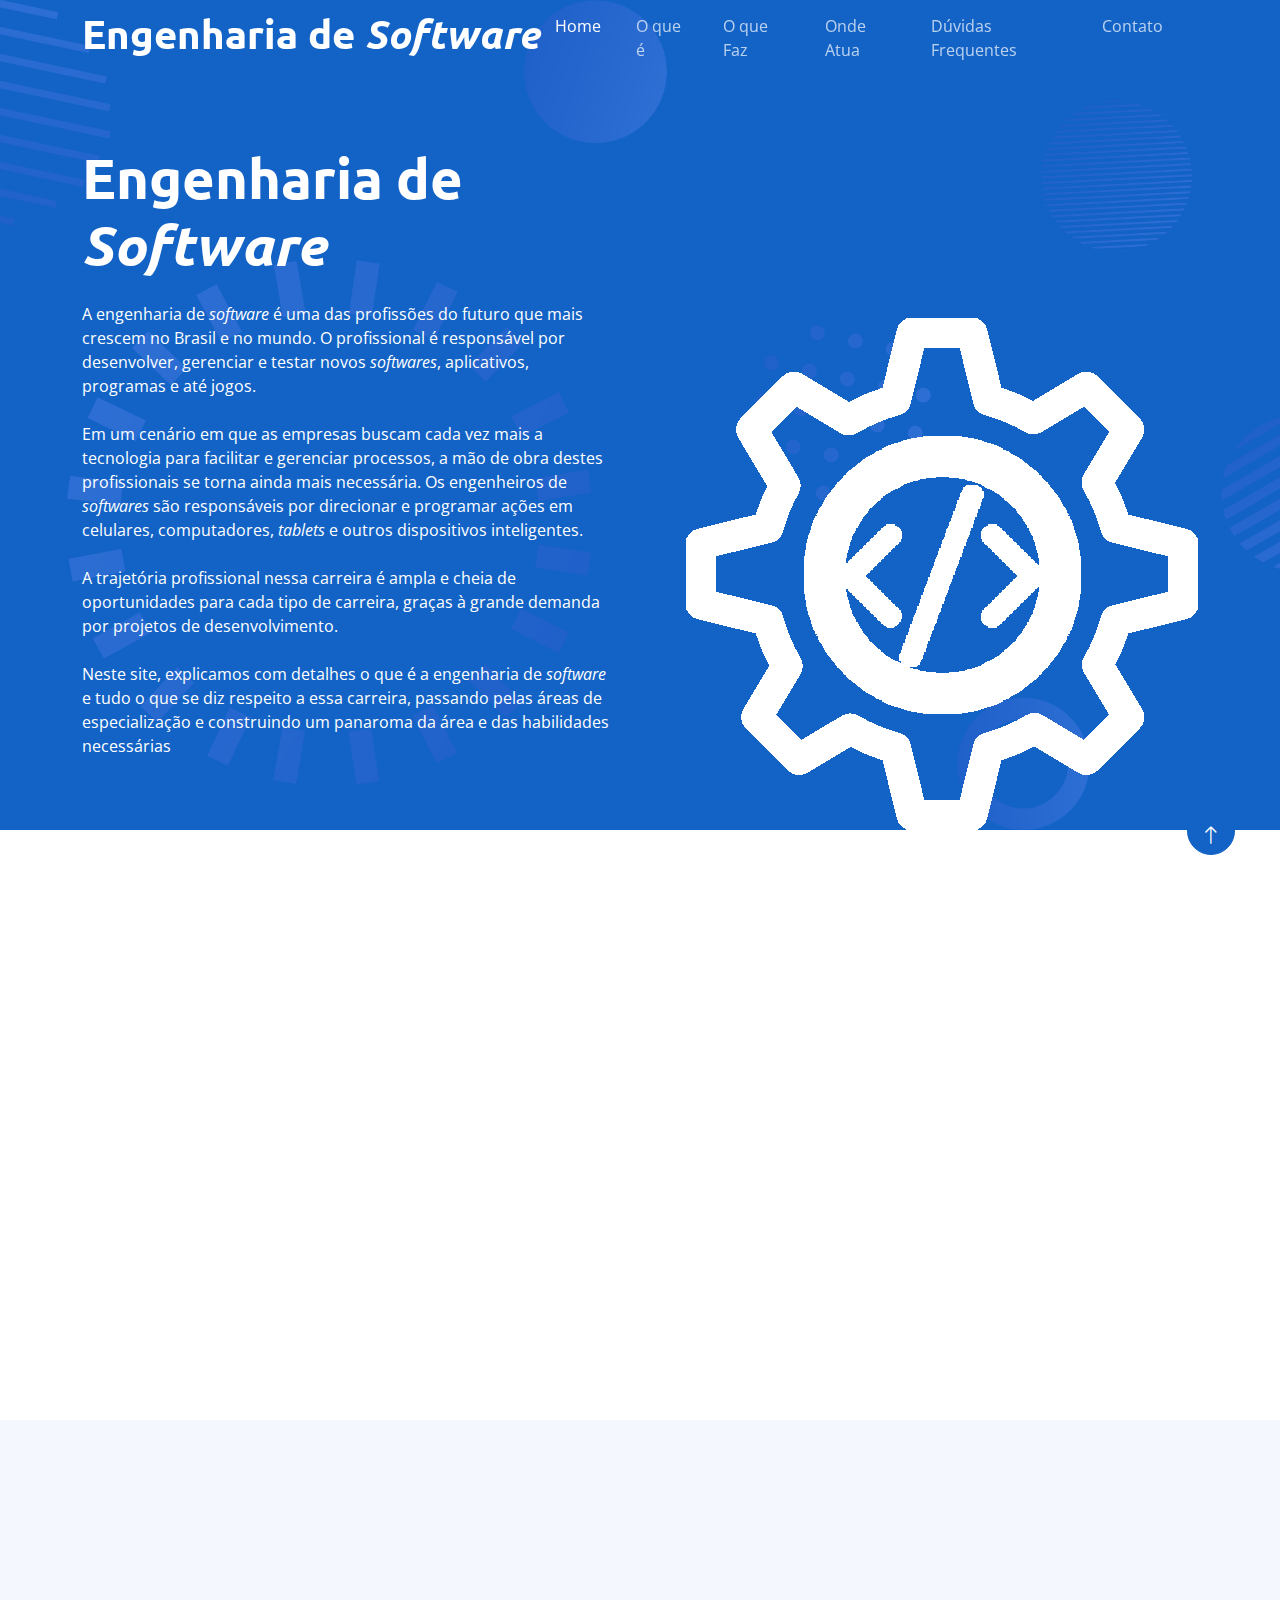
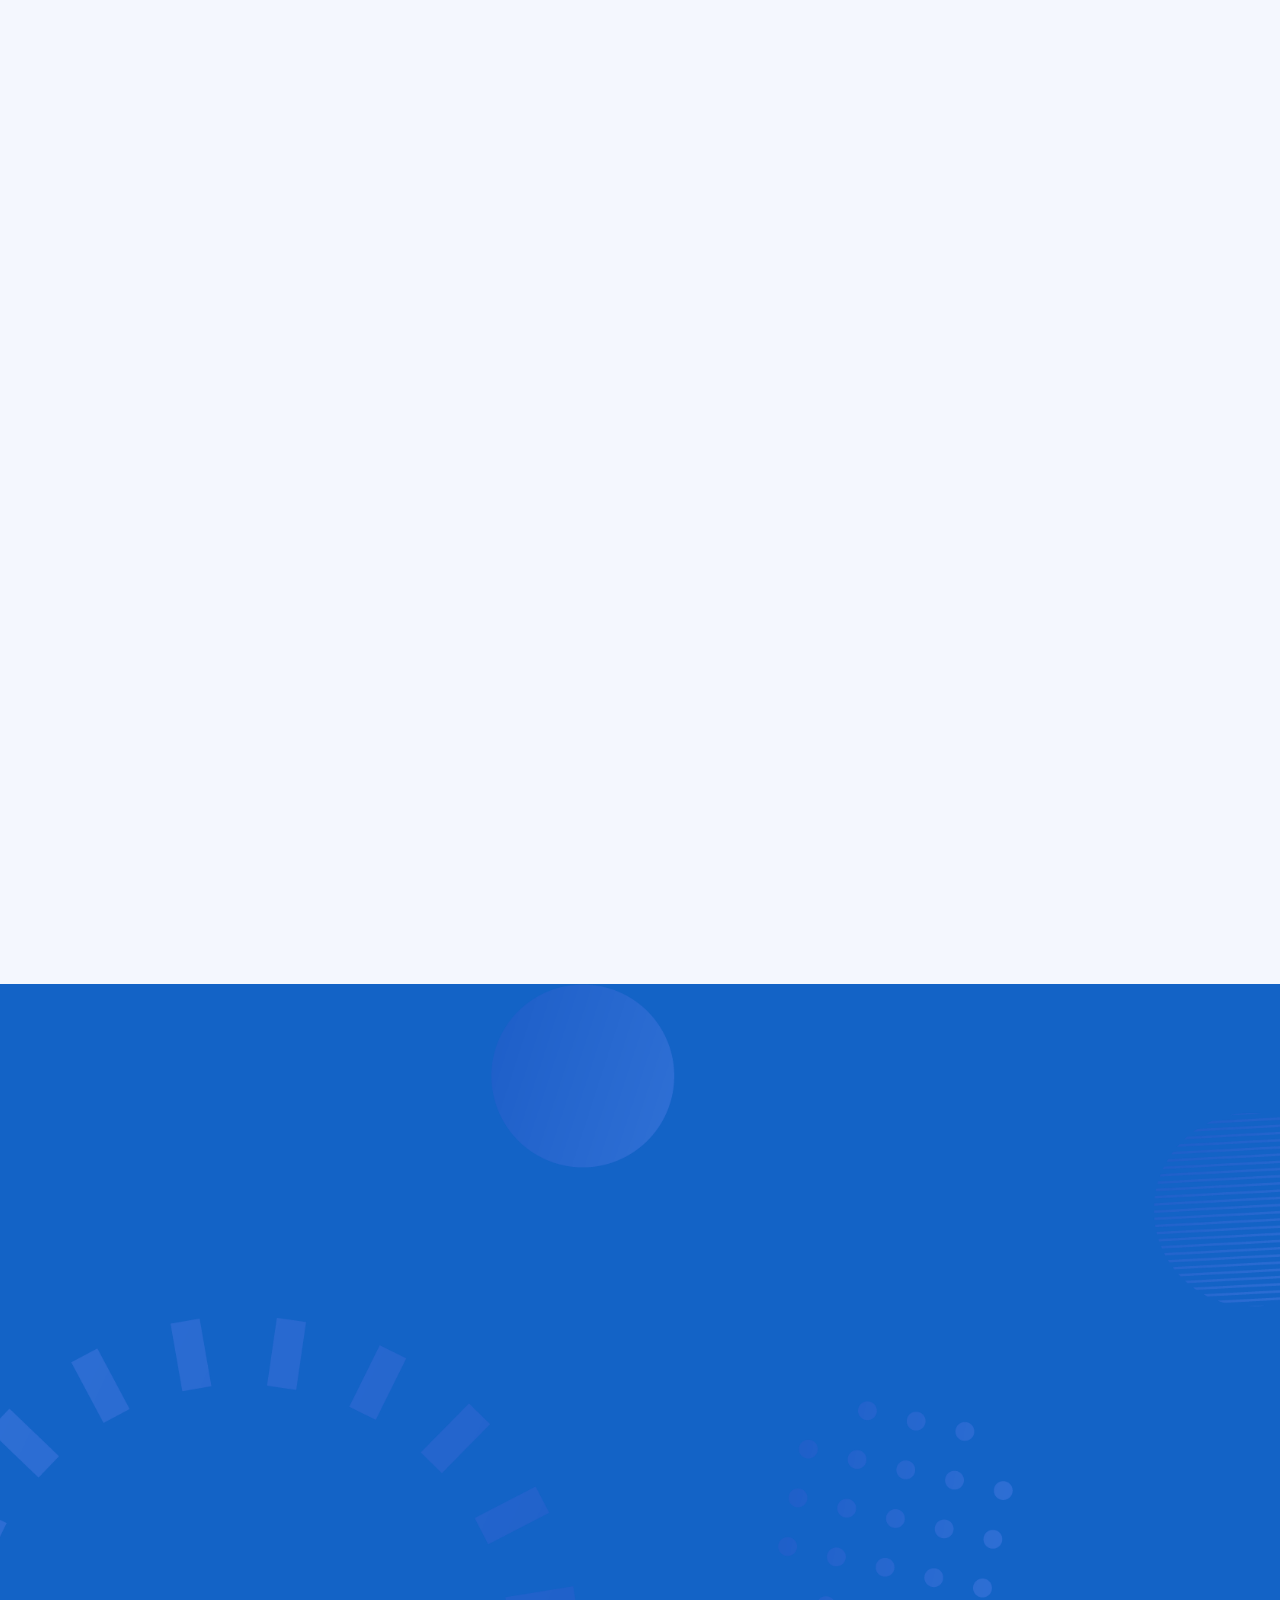
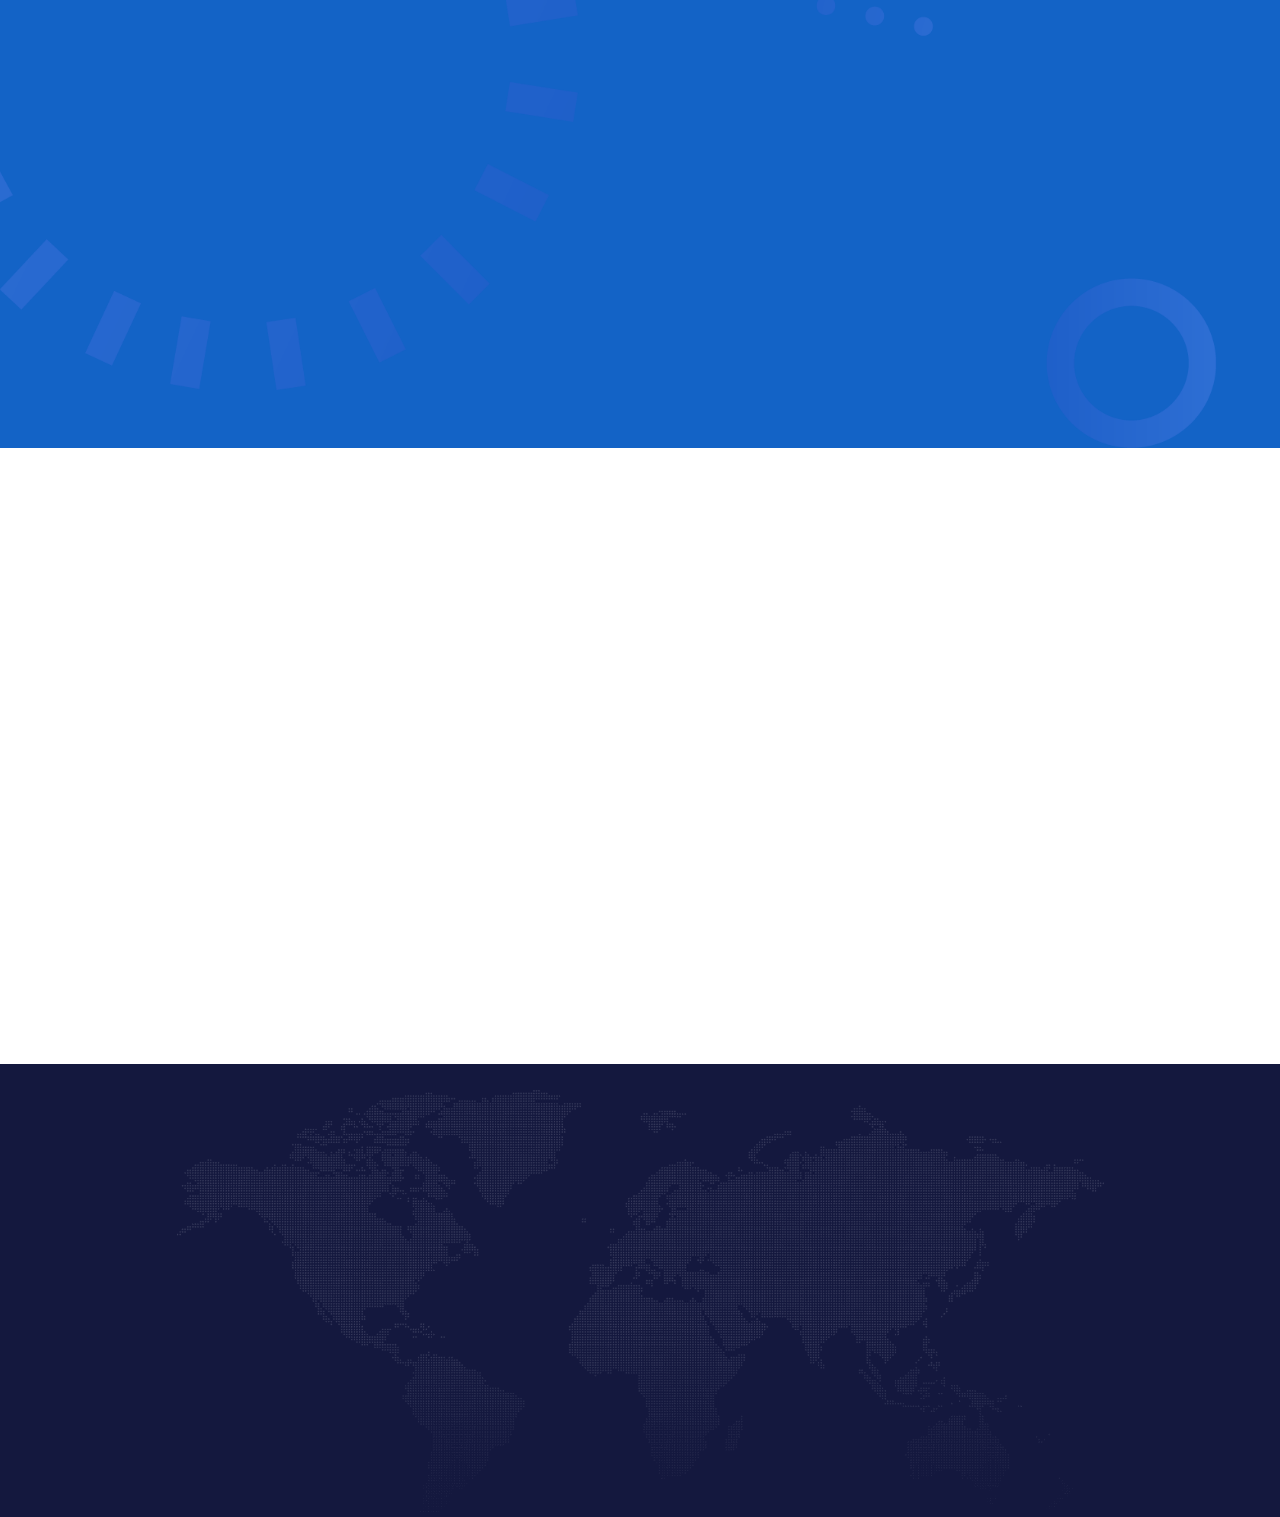
<file: index.html>
<!DOCTYPE html>
<html lang="pt-br">
    <head>
        <meta charset="utf-8">
        <title>Engenharia de Software</title>
        <meta content="width=device-width, initial-scale=1.0" name="viewport">
        <meta content="" name="keywords">
        <meta content="" name="description">

        <!-- Favicon -->
        <link href="img/logow.png" rel="icon">

        <!-- Google Web Fonts -->
        <link rel="preconnect" href="https://fonts.googleapis.com">
        <link rel="preconnect" href="https://fonts.gstatic.com" crossorigin>
        <link href="https://fonts.googleapis.com/css2?family=Open+Sans:wght@400;600&family=Ubuntu:wght@500;700&display=swap" rel="stylesheet">

        <!-- Icon Font Stylesheet -->
        <link href="https://cdnjs.cloudflare.com/ajax/libs/font-awesome/5.10.0/css/all.min.css" rel="stylesheet">
        <link href="https://cdn.jsdelivr.net/npm/bootstrap-icons@1.4.1/font/bootstrap-icons.css" rel="stylesheet">

        <!-- Libraries Stylesheet -->
        <link href="lib/animate/animate.min.css" rel="stylesheet">
        <link href="lib/owlcarousel/assets/owl.carousel.min.css" rel="stylesheet">

        <!-- Customized Bootstrap Stylesheet -->
        <link href="css/bootstrap.min.css" rel="stylesheet">

        <!-- Template Stylesheet -->
        <link href="css/style.css" rel="stylesheet">
    </head>
    <body>
        <!-- Spinner Start -->
        <div id="spinner"
            class="show bg-white position-fixed translate-middle w-100 vh-100 top-50 start-50 d-flex align-items-center justify-content-center">
            <div class="spinner-grow text-primary" style="width: 3rem; height: 3rem;" role="status">
                <span class="sr-only">Loading...</span>
            </div>
        </div>
        <!-- Spinner End -->

        <!-- Navbar Start -->
        <div class="container-fluid sticky-top">
            <div class="container">
                <nav class="navbar navbar-expand-lg navbar-dark p-0">
                    <a href="index.html" class="navbar-brand">
                        <h1 class="text-white">Engenharia de <i>Software</i></h1>
                    </a>
                    <button type="button" class="navbar-toggler ms-auto me-0" data-bs-toggle="collapse"
                        data-bs-target="#navbarCollapse">
                        <span class="navbar-toggler-icon"></span>
                    </button>
                    <div class="collapse navbar-collapse" id="navbarCollapse">
                        <div class="navbar-nav ms-auto">
                            <a href="index.html" class="nav-item nav-link active">Home</a>
                            <a href="about.html" class="nav-item nav-link">O que é</a>
                            <a href="service.html" class="nav-item nav-link">O que Faz</a>
                            <a href="feature.html" class="nav-item nav-link">Onde Atua</a>
                            <a href="faq.html" class="nav-item nav-link">Dúvidas Frequentes</a>
                            <a href="contact.html" class="nav-item nav-link">Contato</a>
                        </div>
                    </div>
                </nav>
            </div>
        </div>
        <!-- Navbar End -->

        <!-- Hero Start -->
        <div class="container-fluid pt-5 bg-primary hero-header mb-5">
            <div class="container pt-5">
                <div class="row g-5 pt-5">
                    <div class="col-lg-6 align-self-center text-center text-lg-start mb-lg-5">
                        <h1 class="display-4 text-white mb-4 animated slideInRight">Engenharia de <i>Software</i></h1>
                        <p class="text-white mb-4 animated slideInRight">
                            A engenharia de <i>software</i> é uma das profissões do futuro que mais
                            crescem no Brasil e no mundo. O profissional é responsável por
                            desenvolver, gerenciar e testar novos <i>softwares</i>, aplicativos,
                            programas e até jogos.
                        </p>
                        <p class="text-white mb-4 animated slideInRight">
                            Em um cenário em que as empresas buscam cada vez mais a tecnologia para
                            facilitar e gerenciar processos, a mão de obra destes profissionais se
                            torna ainda mais necessária. Os engenheiros de <i>softwares</i> são
                            responsáveis por direcionar e programar ações em celulares,
                            computadores, <i>tablets</i> e outros dispositivos inteligentes.
                        </p>
                        <p class="text-white mb-4 animated slideInRight">
                            A trajetória profissional nessa carreira é ampla e cheia de
                            oportunidades para cada tipo de carreira, graças à grande demanda por
                            projetos de desenvolvimento.
                        </p>
                        <p class="text-white mb-4 animated slideInRight">
                            Neste site, explicamos com detalhes o que é a engenharia de
                            <i>software</i> e tudo o que se diz respeito a essa carreira,
                            passando pelas áreas de especialização e construindo um panaroma da
                            área e das habilidades necessárias
                        </p>
                    </div>
                    <div class="col-lg-6 align-self-end text-center text-lg-end">
                        <img class="img-fluid" src="img/logow.png" alt="">
                    </div>
                </div>
            </div>
        </div>
        <!-- Hero End -->

        <!-- About Start -->
        <div class="container-fluid py-5">
            <div class="container">
                <div class="row g-5 align-items-center">
                    <div class="col-lg-6 wow fadeIn" data-wow-delay="0.1s">
                        <div class="about-img">
                            <img class="img-fluid" src="img/shutterstock_528921187-scaled.jpg">
                        </div>
                    </div>
                    <div class="col-lg-6 wow fadeIn" data-wow-delay="0.5s">
                        <div class="btn btn-sm border rounded-pill text-primary px-3 mb-3" id="oqueeh">O que é</div>
                        <h1 class="mb-4">O que é a engenharia de <i>software</i>?</h1>
                        <p class="mb-4">
                            A engenharia de <i>software</i> é uma área da engenharia e da
                            computação voltada à especificação, desenvolvimento, manutenção e
                            criação de sistemas, com a aplicação de tecnologias e práticas de
                            gerência de projetos e outras disciplinas, visando organização,
                            produtividade e qualidade.
                        </p>
                        <p class="mb-4">
                            A profissão pertence a uma área dinâmica e em constante mudança.
                        </p>
                        <div class="d-flex align-items-center mt-4">
                            <a class="btn btn-primary rounded-pill px-4 me-3" href="about.html">Confira aqui</a>
                            <a class="btn btn-outline-primary btn-square me-3" href=""><i class="fab fa-facebook-f"></i></a>
                            <a class="btn btn-outline-primary btn-square me-3" href=""><i class="fab fa-twitter"></i></a>
                            <a class="btn btn-outline-primary btn-square me-3" href=""><i class="fab fa-instagram"></i></a>
                            <a class="btn btn-outline-primary btn-square" href=""><i class="fab fa-linkedin-in"></i></a>
                        </div>
                    </div>
                </div>
            </div>
        </div>
        <!-- About End -->

        <!-- Service Start -->
        <div class="container-fluid bg-light mt-5 py-5">
            <div class="container py-5">
                <div class="row g-5 align-items-center">
                    <div class="col-lg-5 wow fadeIn" data-wow-delay="0.1s">
                        <div class="btn btn-sm border rounded-pill text-primary px-3 mb-3" id="oquefaz">O que Faz</div>
                        <h1 class="mb-4">O que um engenheiro de <i>software</i> faz?</h1>
                        <p class="mb-4">
                            O engenheiro de software é o profissional que desenvolve programas,
                            <i>firmware</i>, aplicativos, <i>scripts</i> e sistemas afins. Esta
                            profissão é extremamente necessária em um cenário onde a tecnologia se
                            desenvolve rapidamente e invade várias áreas.
                        </p>
                        <a class="btn btn-primary rounded-pill px-4" href="service.html">Confira aqui</a>
                    </div>
                    <div class="col-lg-7">
                        <div class="row g-4">
                            <div class="col-md-6">
                                <div class="row g-4">
                                    <div class="col-12 wow fadeIn" data-wow-delay="0.1s">
                                        <div class="service-item d-flex flex-column justify-content-center text-center rounded">
                                            <div class="service-icon btn-square">
                                                <img src="img/numero-1.png" width="25px" height="25px">
                                            </div>
                                            <h5 class="mb-3">Análise de requisitos do cliente</h5>
                                            <p>
                                                Com base nisso, os engenheiros projetam a
                                                arquitetura do <i>software</i>, criando uma
                                                estrutura que determina como os diferentes
                                                componentes do sistema irão interagir.
                                            </p>
                                            <a class="btn px-3 mt-auto mx-auto" href="service.html">Ler mais</a>
                                        </div>
                                    </div>
                                    <div class="col-12 wow fadeIn" data-wow-delay="0.5s">
                                        <div class="service-item d-flex flex-column justify-content-center text-center rounded">
                                            <div class="service-icon btn-square">
                                                <img src="img/numero-2.png" width="25px" height="25px">
                                            </div>
                                            <h5 class="mb-3">Programação</h5>
                                            <p>
                                                Usando diferentes linguagens e seguindo as melhores
                                                práticas, eles criam algoritmos eficientes para
                                                resolver problemas específicos e implementam
                                                recursos de acordo com as especificações.
                                            </p>
                                            <a class="btn px-3 mt-auto mx-auto" href="service.html">Ler mais</a>
                                        </div>
                                    </div>
                                </div>
                            </div>
                            <div class="col-md-6 pt-md-4">
                                <div class="row g-4">
                                    <div class="col-12 wow fadeIn" data-wow-delay="0.3s">
                                        <div class="service-item d-flex flex-column justify-content-center text-center rounded">
                                            <div class="service-icon btn-square">
                                                <img src="img/numero-3.png" width="25px" height="25px">
                                            </div>
                                            <h5 class="mb-3">Testes</h5>
                                            <p>
                                                Os engenheiros de <i>software</i> realizam testes
                                                para identificar <i>bugs</i> e garantir que o
                                                <i>software</i> funcione conforme o esperado,
                                                garantindo estabilidade e confiabilidade do mesmo.
                                            </p>
                                            <a class="btn px-3 mt-auto mx-auto" href="service.html">Ler mais</a>
                                        </div>
                                    </div>
                                    <div class="col-12 wow fadeIn" data-wow-delay="0.7s">
                                        <div class="service-item d-flex flex-column justify-content-center text-center rounded">
                                            <div class="service-icon btn-square">
                                                <img src="img/numero-4.png" width="25px" height="25px">
                                            </div>
                                            <h5 class="mb-3">Manutenção contínua</h5>
                                            <p>
                                                Eles fazem atualizações, corrigem <i>bugs</i> e
                                                implementam melhorias à medida que o
                                                <i>software</i> evolui e as necessidades dos
                                                usuários mudam.
                                            </p>
                                            <a class="btn px-3 mt-auto mx-auto" href="service.html">Ler mais</a>
                                        </div>
                                    </div>
                                </div>
                            </div>
                        </div>
                    </div>
                </div>
            </div>
        </div>
        <!-- Service End -->


        <!-- Feature Start -->
        <div class="container-fluid bg-primary feature pt-5">
            <div class="container pt-5">
                <div class="row g-5">
                    <div class="col-lg-6 align-self-center mb-md-5 pb-md-5 wow fadeIn" data-wow-delay="0.3s">
                        <div class="btn btn-sm border rounded-pill text-white px-3 mb-3" id="ondeatua">Onde Atua</div>
                        <h1 class="text-white mb-4">Onde um engenheiro de <i>software</i> atua?</h1>
                        <p class="text-light mb-4">
                            Diversas indústrias precisam de engenheiros de <i>software</i>,
                            incluindo:
                        </p>
                        <div class="d-flex align-items-center text-white mb-3">
                            <div class="btn-sm-square bg-white text-primary rounded-circle me-3">
                                <i class="fa fa-check"></i>
                            </div>
                            <span>agências governamentais</span>
                        </div>
                        <div class="d-flex align-items-center text-white mb-3">
                            <div class="btn-sm-square bg-white text-primary rounded-circle me-3">
                                <i class="fa fa-check"></i>
                            </div>
                            <span>organizações sem fins lucrativos</span>
                        </div>
                        <div class="d-flex align-items-center text-white mb-3">
                            <div class="btn-sm-square bg-white text-primary rounded-circle me-3">
                                <i class="fa fa-check"></i>
                            </div>
                            <span><i>start-ups</i></span>
                        </div>
                        <div class="d-flex align-items-center text-white mb-3">
                            <div class="btn-sm-square bg-white text-primary rounded-circle me-3">
                                <i class="fa fa-check"></i>
                            </div>
                            <span>empresas de consultoria</span>
                        </div>
                        <div class="d-flex align-items-center text-white mb-3">
                            <div class="btn-sm-square bg-white text-primary rounded-circle me-3">
                                <i class="fa fa-check"></i>
                            </div>
                            <span>instituições de ensino></span>
                        </div>
                        <div class="d-flex align-items-center text-white mb-3">
                            <div class="btn-sm-square bg-white text-primary rounded-circle me-3">
                                <i class="fa fa-check"></i>
                            </div>
                            <span>empresas financeiras e de saúde</span>
                        </div>
                        <div class="d-flex align-items-center text-white mb-3">
                            <div class="btn-sm-square bg-white text-primary rounded-circle me-3">
                                <i class="fa fa-check"></i>
                            </div>
                            <span>empresas varejistas e de entretenimento</span>
                        </div>
                        <p class="text-light mb-4">
                            É bastante comum que o engenheiro de <i>software</i> atue em projetos
                            de inovação de <i>startups</i> e também grandes empresas de tecnologia.
                        </p>
                        <p class="text-light mb-4">
                            O profissional também pode trabalhar como analista, administrador de
                            banco de dados, programador, desenvolvedor de <i>games</i>, seguir
                            carreira acadêmica, atuar em consultoria e claro, ter o seu próprio
                            negócio.
                        </p>
                        <div class="service-item d-flex flex-column justify-content-center text-center rounded">
                            <a class="btn px-3 mt-auto mx-auto" href="feature.html">Confira aqui</a>
                        </div>
                    </div>
                    <div class="col-lg-6 align-self-end text-center text-md-end wow fadeIn" data-wow-delay="0.5s">
                        <img class="img-fluid" src="img/30estacio08-eng-software.jpg" alt="">
                    </div>
                </div>
            </div>
        </div>
        <!-- Feature End -->

        <!-- FAQs Start -->
        <div class="container-fluid py-5">
            <div class="container py-5">
                <div class="mx-auto text-center wow fadeIn" data-wow-delay="0.1s" style="max-width: 500px;">
                    <div class="btn btn-sm border rounded-pill text-primary px-3 mb-3" id="duvidasfaq">FAQs</div>
                    <h1 class="mb-4">Dúvidas Frequentes</h1>
                </div>
                <div class="row">
                    <div class="col-lg-6">
                        <div class="accordion" id="accordionFAQ1">
                            <div class="accordion-item wow fadeIn" data-wow-delay="0.1s">
                                <h2 class="accordion-header" id="headingOne">
                                    <button class="accordion-button collapsed" type="button">
                                        <a href="faq.html">Qual a diferença entre desenvolvedor, arquiteto e engenheiro de <i>software</i>?</a>
                                    </button>
                                </h2>
                            </div>
                            <div class="accordion-item wow fadeIn" data-wow-delay="0.2s">
                                <h2 class="accordion-header" id="headingTwo">
                                    <button class="accordion-button collapsed" type="button">
                                        <a href="faq.html">Qual a formação necessária e do que preciso para me tornar um(a) engenheiro(a) de <i>software</i>?</a>
                                    </button>
                                </h2>
                            </div>
                            <div class="accordion-item wow fadeIn" data-wow-delay="0.3s">
                                <h2 class="accordion-header" id="headingThree">
                                    <button class="accordion-button collapsed" type="button">
                                        <a href="faq.html">Por que escolher uma carreira em engenharia de <i>software</i>?</a>
                                    </button>
                                </h2>
                            </div>
                            <div class="accordion-item wow fadeIn" data-wow-delay="0.4s">
                                <h2 class="accordion-header" id="headingFour">
                                    <button class="accordion-button collapsed" type="button">
                                        <a href="faq.html">Quanto tempo dura o curso de Engenharia de <i>Software</i>?</a>
                                    </button>
                                </h2>
                            </div>
                        </div>
                    </div>
                    <div class="col-lg-6">
                        <div class="accordion" id="accordionFAQ2">
                            <div class="accordion-item wow fadeIn" data-wow-delay="0.5s">
                                <h2 class="accordion-header" id="headingFive">
                                    <button class="accordion-button collapsed" type="button">
                                        <a href="faq.html">Quanto seria o meu salário trabalhando como um engenheiro de <i>software</i>?</a>
                                    </button>
                                </h2>
                            </div>
                            <div class="accordion-item wow fadeIn" data-wow-delay="0.6s">
                                <h2 class="accordion-header" id="headingSix">
                                    <button class="accordion-button collapsed" type="button">
                                        <a href="faq.html">Como é o curso de Engenharia de <i>Software</i>?</a>
                                    </button>
                                </h2>
                            </div>
                            <div class="accordion-item wow fadeIn" data-wow-delay="0.7s">
                                <h2 class="accordion-header" id="headingSeven">
                                    <button class="accordion-button collapsed" type="button">
                                        <a href="faq.html">Onde posso estudar Engenharia de Software?</a>
                                    </button>
                                </h2>
                            </div>
                            <div class="accordion-item wow fadeIn" data-wow-delay="0.8s">
                                <h2 class="accordion-header" id="headingEight">
                                    <button class="accordion-button collapsed" type="button">
                                        <a href="faq.html">Quais são as áreas de TI que estão em alta em 2023?</a>
                                    </button>
                                </h2>
                            </div>
                        </div>
                    </div>
                </div>
            </div>
        </div>
        <!-- FAQs End -->

        <!-- Footer Start -->
        <div class="container-fluid bg-dark text-white-50 footer pt-5">
            <div class="container py-5">
                <div class="row g-5">
                    <div class="col-md-6 col-lg-3 wow fadeIn" data-wow-delay="0.1s">
                        <a href="index.html" class="d-inline-block mb-3">
                            <h1 class="text-white">Engenharia de <i>Software</i></h1>
                        </a>
                        <p class="mb-0">
                            Confira os nossos meios de contato para mais experiências!
                        </p>
                    </div>
                    <div class="col-md-6 col-lg-3 wow fadeIn" data-wow-delay="0.3s">
                        <h5 class="text-white mb-4">Entrar em contato</h5>
                        <p><i class="fa fa-map-marker-alt me-3"></i>São Paulo, SP, Brasil</p>
                        <p><i class="fa fa-phone-alt me-3"></i>+55 19 xxxxx-xxxx</p>
                        <p><i class="fa fa-envelope me-3"></i>ju@etec.sp.gov.br</p>
                        <div class="d-flex pt-2">
                            <a class="btn btn-outline-light btn-social" href=""><i class="fab fa-twitter"></i></a>
                            <a class="btn btn-outline-light btn-social" href=""><i class="fab fa-facebook-f"></i></a>
                            <a class="btn btn-outline-light btn-social" href=""><i class="fab fa-youtube"></i></a>
                            <a class="btn btn-outline-light btn-social" href=""><i class="fab fa-instagram"></i></a>
                            <a class="btn btn-outline-light btn-social" href=""><i class="fab fa-linkedin-in"></i></a>
                        </div>
                    </div>
                    <div class="col-md-6 col-lg-3 wow fadeIn" data-wow-delay="0.5s">
                        <h5 class="text-white mb-4">Do mesmo desenvolvedor</h5>
                        <a class="btn btn-link" href="https://juapenas.github.io/engenharia-software/">Sistema Operacional</a>
                    </div>
                </div>
            </div>
            <div class="container wow fadeIn" data-wow-delay="0.1s">
                <div class="copyright">
                    <div class="row">
                        <div class="col-md-6 text-center text-md-start mb-3 mb-md-0">
                            <a class="border-bottom">
                                <center>Trabalho acadêmico - Sem fins lucrativos</center>
                                <center>Juliana Silva 2023 - &copyTodos os direitos reservados</center>
                            </a>
                        </div>
                        <div class="col-md-6 text-center text-md-end">
                            <div class="footer-menu">
                                <a href="index.html">Home</a>
                                <a href="faq.html">FAQs</a>
                            </div>
                        </div>
                    </div>
                </div>
            </div>
        </div>
        <!-- Footer End -->

        <!-- Back to Top -->
        <a href="#" class="btn btn-lg btn-primary btn-lg-square back-to-top pt-2"><i class="bi bi-arrow-up"></i></a>

        <!-- JavaScript Libraries -->
        <script src="https://ajax.googleapis.com/ajax/libs/jquery/3.6.1/jquery.min.js"></script>
        <script src="https://cdn.jsdelivr.net/npm/bootstrap@5.0.0/dist/js/bootstrap.bundle.min.js"></script>
        <script src="lib/wow/wow.min.js"></script>
        <script src="lib/easing/easing.min.js"></script>
        <script src="lib/waypoints/waypoints.min.js"></script>
        <script src="lib/counterup/counterup.min.js"></script>
        <script src="lib/owlcarousel/owl.carousel.min.js"></script>

        <!-- Template Javascript -->
        <script src="js/main.js"></script>
    </body>
</html>
</file>
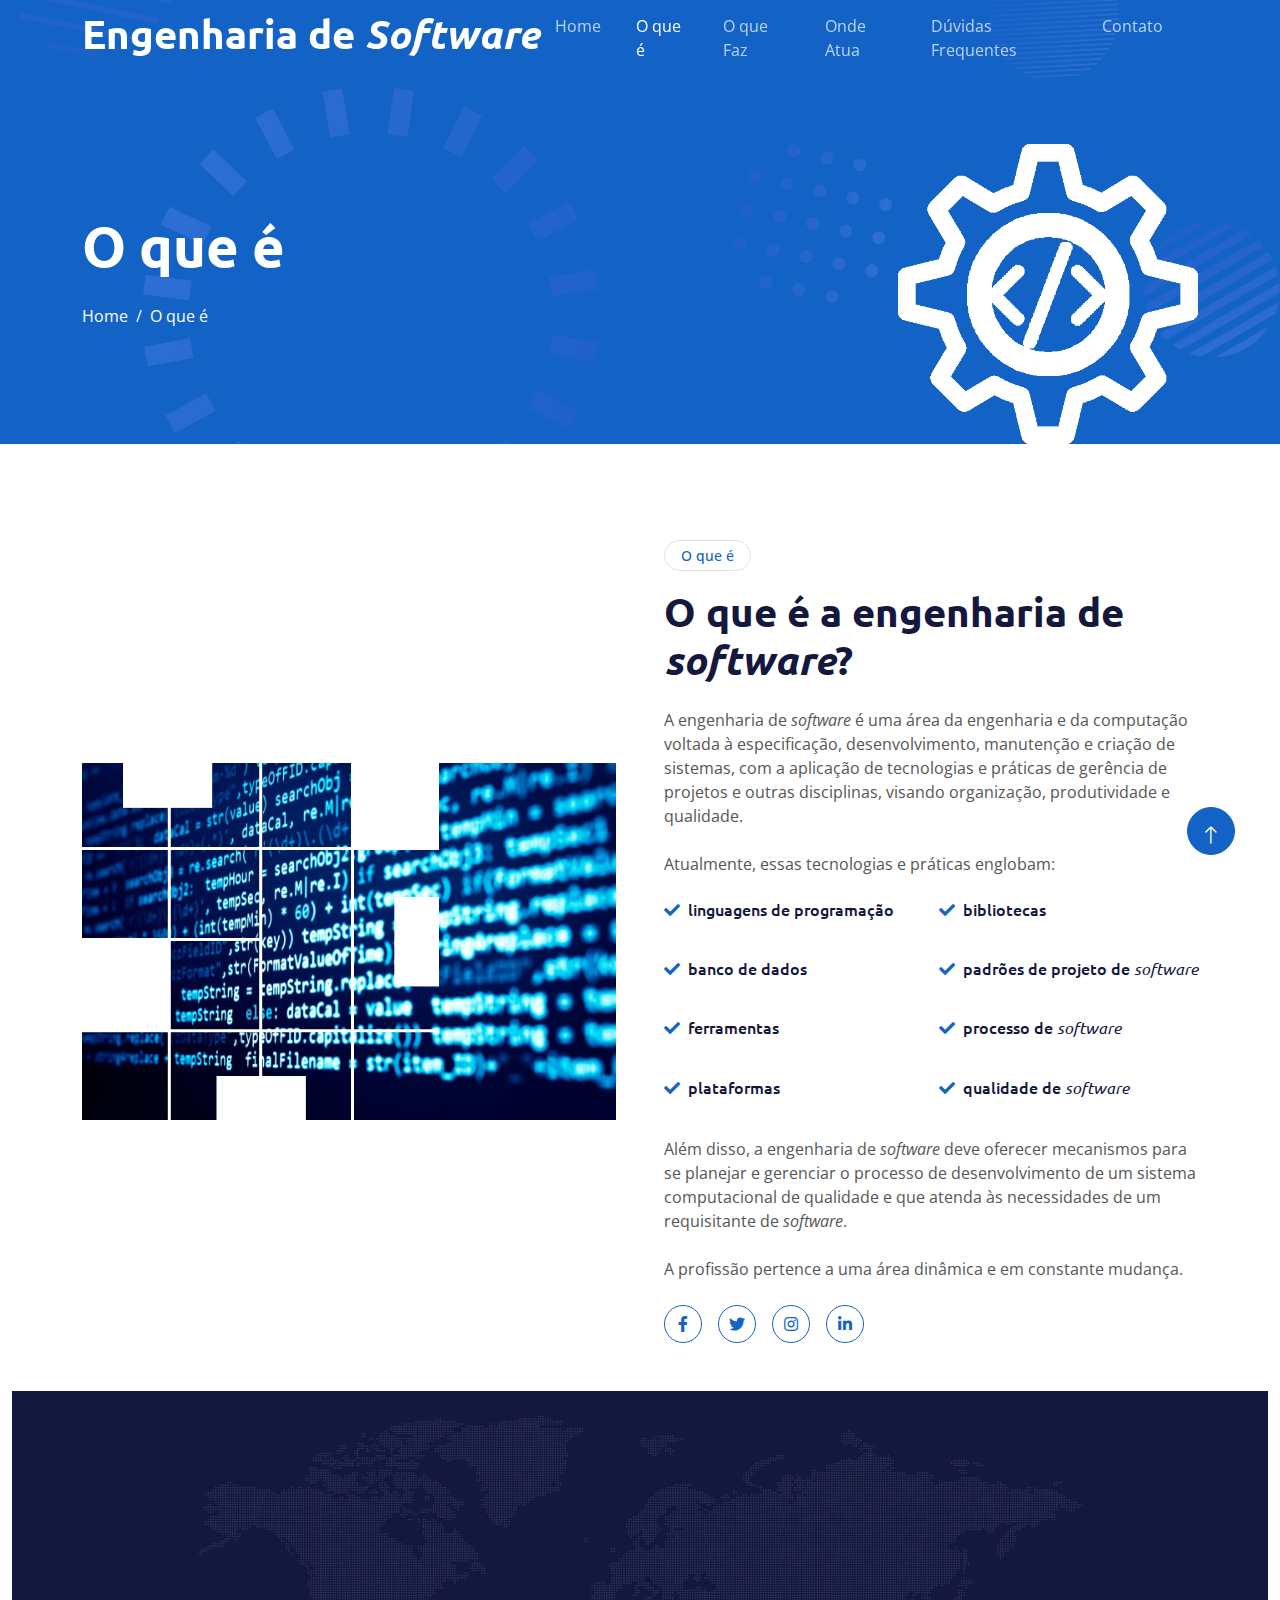
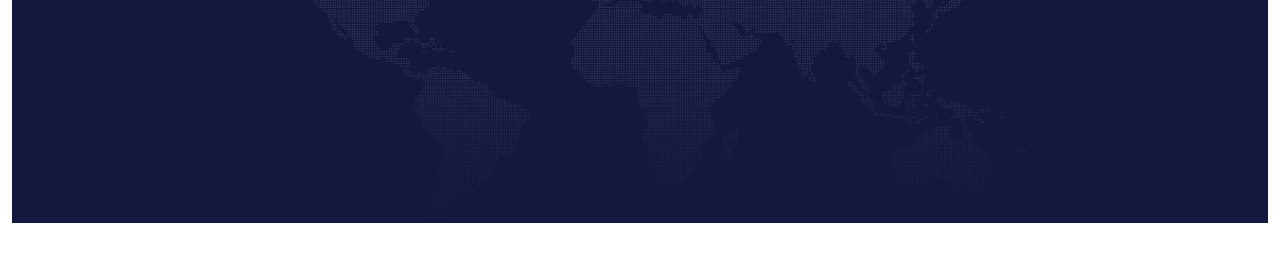
<file: about.html>
<!DOCTYPE html>
<html lang="pt-br">
    <head>
        <meta charset="utf-8">
        <title>O que é - Engenharia de Software</title>
        <meta content="width=device-width, initial-scale=1.0" name="viewport">
        <meta content="" name="keywords">
        <meta content="" name="description">

        <!-- Favicon -->
        <link href="img/logow.png" rel="icon">

        <!-- Google Web Fonts -->
        <link rel="preconnect" href="https://fonts.googleapis.com">
        <link rel="preconnect" href="https://fonts.gstatic.com" crossorigin>
        <link href="https://fonts.googleapis.com/css2?family=Open+Sans:wght@400;600&family=Ubuntu:wght@500;700&display=swap" rel="stylesheet">

        <!-- Icon Font Stylesheet -->
        <link href="https://cdnjs.cloudflare.com/ajax/libs/font-awesome/5.10.0/css/all.min.css" rel="stylesheet">
        <link href="https://cdn.jsdelivr.net/npm/bootstrap-icons@1.4.1/font/bootstrap-icons.css" rel="stylesheet">

        <!-- Libraries Stylesheet -->
        <link href="lib/animate/animate.min.css" rel="stylesheet">
        <link href="lib/owlcarousel/assets/owl.carousel.min.css" rel="stylesheet">

        <!-- Customized Bootstrap Stylesheet -->
        <link href="css/bootstrap.min.css" rel="stylesheet">

        <!-- Template Stylesheet -->
        <link href="css/style.css" rel="stylesheet">
    </head>
    <body>
        <!-- Spinner Start -->
        <div id="spinner"
            class="show bg-white position-fixed translate-middle w-100 vh-100 top-50 start-50 d-flex align-items-center justify-content-center">
            <div class="spinner-grow text-primary" style="width: 3rem; height: 3rem;" role="status">
                <span class="sr-only">Loading...</span>
            </div>
        </div>
        <!-- Spinner End -->

        <!-- Navbar Start -->
        <div class="container-fluid sticky-top">
            <div class="container">
                <nav class="navbar navbar-expand-lg navbar-dark p-0">
                    <a href="index.html" class="navbar-brand">
                        <h1 class="text-white">Engenharia de <i>Software</i></h1>
                    </a>
                    <button type="button" class="navbar-toggler ms-auto me-0" data-bs-toggle="collapse"
                        data-bs-target="#navbarCollapse">
                        <span class="navbar-toggler-icon"></span>
                    </button>
                    <div class="collapse navbar-collapse" id="navbarCollapse">
                        <div class="navbar-nav ms-auto">
                            <a href="index.html" class="nav-item nav-link">Home</a>
                            <a href="about.html" class="nav-item nav-link active">O que é</a>
                            <a href="service.html" class="nav-item nav-link">O que Faz</a>
                            <a href="feature.html" class="nav-item nav-link">Onde Atua</a>
                            <a href="faq.html" class="nav-item nav-link">Dúvidas Frequentes</a>
                            <a href="contact.html" class="nav-item nav-link">Contato</a>
                        </div>
                    </div>
                </nav>
            </div>
        </div>
        <!-- Navbar End -->

        <!-- Hero Start -->
        <div class="container-fluid pt-5 bg-primary hero-header">
            <div class="container pt-5">
                <div class="row g-5 pt-5">
                    <div class="col-lg-6 align-self-center text-center text-lg-start mb-lg-5">
                        <h1 class="display-4 text-white mb-4 animated slideInRight">O que é</h1>
                        <nav aria-label="breadcrumb">
                            <ol class="breadcrumb justify-content-center justify-content-lg-start mb-0">
                                <li class="breadcrumb-item"><a class="text-white" href="index.html#oqueeh">Home</a></li>
                                <li class="breadcrumb-item text-white active" aria-current="page">O que é</li>
                            </ol>
                        </nav>
                    </div>
                    <div class="col-lg-6 align-self-end text-center text-lg-end">
                        <img class="img-fluid" src="img/logow.png" alt="" style="max-height: 300px;">
                    </div>
                </div>
            </div>
        </div>
        <!-- Hero End -->

        <!-- About Start -->
        <div class="container-fluid py-5">
            <div class="container py-5">
                <div class="row g-5 align-items-center">
                    <div class="col-lg-6 wow fadeIn" data-wow-delay="0.1s">
                        <div class="about-img">
                            <img class="img-fluid" src="img/shutterstock_528921187-scaled.jpg">
                        </div>
                    </div>
                    <div class="col-lg-6 wow fadeIn" data-wow-delay="0.5s">
                        <div class="btn btn-sm border rounded-pill text-primary px-3 mb-3">O que é</div>
                        <h1 class="mb-4">O que é a engenharia de <i>software</i>?</h1>
                        <p class="mb-4">
                            A engenharia de <i>software</i> é uma área da engenharia e da
                            computação voltada à especificação, desenvolvimento, manutenção e
                            criação de sistemas, com a aplicação de tecnologias e práticas de
                            gerência de projetos e outras disciplinas, visando organização,
                            produtividade e qualidade.
                        </p>
                        <p class="mb-4">
                            Atualmente, essas tecnologias e práticas englobam:
                        </p>
                        <div class="row g-3">
                            <div class="col-sm-6">
                                <h6 class="mb-3"><i class="fa fa-check text-primary me-2"></i>linguagens de programação</h6>
                                <br><h6 class="mb-3"><i class="fa fa-check text-primary me-2"></i>banco de dados</h6>
                                <br><h6 class="mb-3"><i class="fa fa-check text-primary me-2"></i>ferramentas</h6>
                                <br><h6 class="mb-3"><i class="fa fa-check text-primary me-2"></i>plataformas</h6>
                            </div>
                            <div class="col-sm-6">
                                <h6 class="mb-3"><i class="fa fa-check text-primary me-2"></i>bibliotecas</h6>
                                <br><h6 class="mb-3"><i class="fa fa-check text-primary me-2"></i>padrões de projeto de <i>software</i></h6>
                                <br><h6 class="mb-3"><i class="fa fa-check text-primary me-2"></i>processo de <i>software</i></h6>
                                <br><h6 class="mb-3"><i class="fa fa-check text-primary me-2"></i>qualidade de <i>software</i></h6>
                            </div>
                        </div>
                        <p class="mb-4">
                            <br>Além disso, a engenharia de <i>software</i> deve oferecer
                            mecanismos para se planejar e gerenciar o processo de desenvolvimento
                            de um sistema computacional de qualidade e que atenda às necessidades
                            de um requisitante de <i>software</i>.
                        </p>
                        <p class="mb-4">
                            A profissão pertence a uma área dinâmica e em constante mudança.
                        </p>
                        <div class="d-flex align-items-center mt-4">
                            <a class="btn btn-outline-primary btn-square me-3" href=""><i class="fab fa-facebook-f"></i></a>
                            <a class="btn btn-outline-primary btn-square me-3" href=""><i class="fab fa-twitter"></i></a>
                            <a class="btn btn-outline-primary btn-square me-3" href=""><i class="fab fa-instagram"></i></a>
                            <a class="btn btn-outline-primary btn-square" href=""><i class="fab fa-linkedin-in"></i></a>
                        </div>
                </div>
            </div>
        </div>
        <!-- About End -->

        <!-- Footer Start -->
        <div class="container-fluid bg-dark text-white-50 footer pt-5">
            <div class="container py-5">
                <div class="row g-5">
                    <div class="col-md-6 col-lg-3 wow fadeIn" data-wow-delay="0.1s">
                        <a href="index.html" class="d-inline-block mb-3">
                            <h1 class="text-white">Engenharia de <i>Software</i></h1>
                        </a>
                        <p class="mb-0">
                            Confira os nossos meios de contato para mais experiências!
                        </p>
                    </div>
                    <div class="col-md-6 col-lg-3 wow fadeIn" data-wow-delay="0.3s">
                        <h5 class="text-white mb-4">Entrar em contato</h5>
                        <p><i class="fa fa-map-marker-alt me-3"></i>São Paulo, SP, Brasil</p>
                        <p><i class="fa fa-phone-alt me-3"></i>+55 19 xxxxx-xxxx</p>
                        <p><i class="fa fa-envelope me-3"></i>ju@etec.sp.gov.br</p>
                        <div class="d-flex pt-2">
                            <a class="btn btn-outline-light btn-social" href=""><i class="fab fa-twitter"></i></a>
                            <a class="btn btn-outline-light btn-social" href=""><i class="fab fa-facebook-f"></i></a>
                            <a class="btn btn-outline-light btn-social" href=""><i class="fab fa-youtube"></i></a>
                            <a class="btn btn-outline-light btn-social" href=""><i class="fab fa-instagram"></i></a>
                            <a class="btn btn-outline-light btn-social" href=""><i class="fab fa-linkedin-in"></i></a>
                        </div>
                    </div>
                    <div class="col-md-6 col-lg-3 wow fadeIn" data-wow-delay="0.5s">
                        <h5 class="text-white mb-4">Do mesmo desenvolvedor</h5>
                        <a class="btn btn-link" href="https://juapenas.github.io/sistema-operacional/">Sistema Operacional</a>
                    </div>
                </div>
            </div>
            <div class="container wow fadeIn" data-wow-delay="0.1s">
                <div class="copyright">
                    <div class="row">
                        <div class="col-md-6 text-center text-md-start mb-3 mb-md-0">
                            <a class="border-bottom">
                                <center>Juliana Silva 2023 - &copyTodos os direitos reservados</center>
                            </a>
                        </div>
                        <div class="col-md-6 text-center text-md-end">
                            <div class="footer-menu">
                                <a href="index.html">Home</a>
                                <a href="faq.html">FAQs</a>
                            </div>
                        </div>
                    </div>
                </div>
            </div>
        </div>
        <!-- Footer End -->

        <!-- Back to Top -->
        <a href="#" class="btn btn-lg btn-primary btn-lg-square back-to-top pt-2"><i class="bi bi-arrow-up"></i></a>

        <!-- JavaScript Libraries -->
        <script src="https://ajax.googleapis.com/ajax/libs/jquery/3.6.1/jquery.min.js"></script>
        <script src="https://cdn.jsdelivr.net/npm/bootstrap@5.0.0/dist/js/bootstrap.bundle.min.js"></script>
        <script src="lib/wow/wow.min.js"></script>
        <script src="lib/easing/easing.min.js"></script>
        <script src="lib/waypoints/waypoints.min.js"></script>
        <script src="lib/counterup/counterup.min.js"></script>
        <script src="lib/owlcarousel/owl.carousel.min.js"></script>

        <!-- Template Javascript -->
        <script src="js/main.js"></script>
    </body>
</html>
</file>
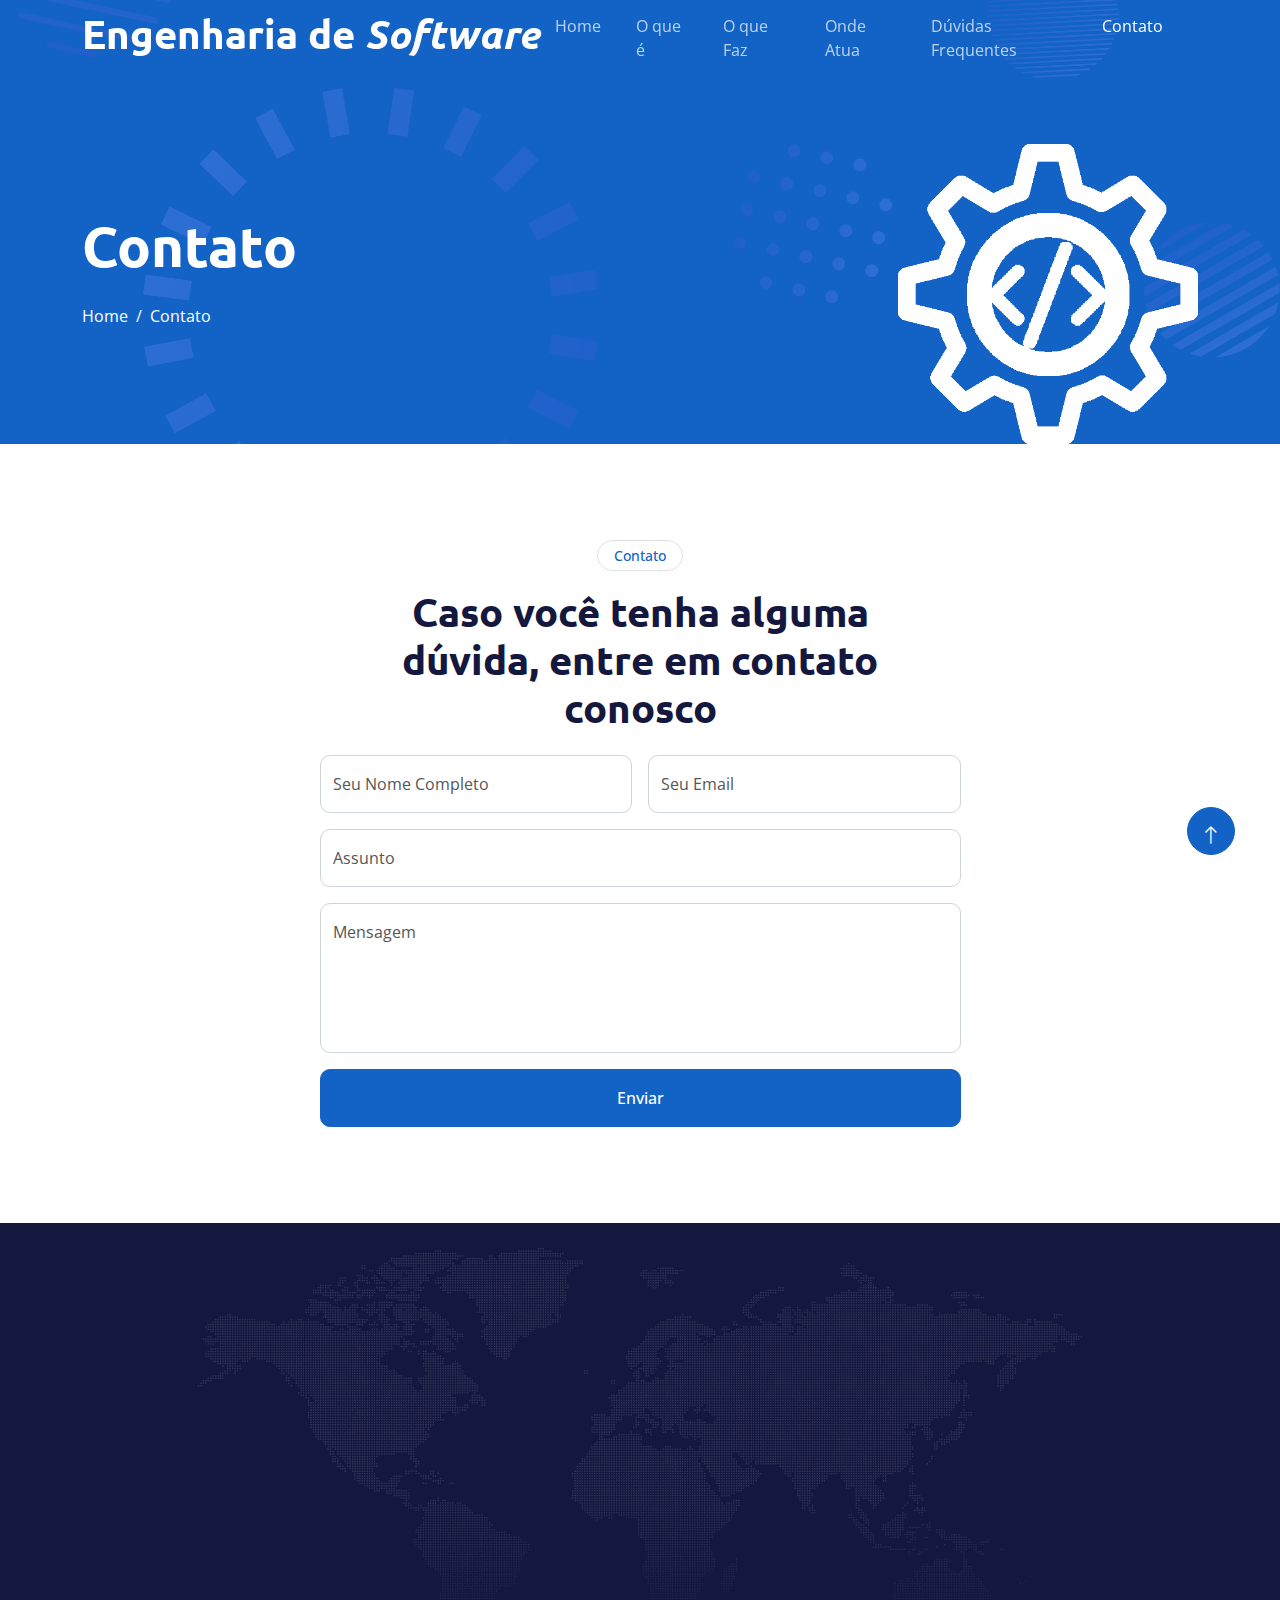
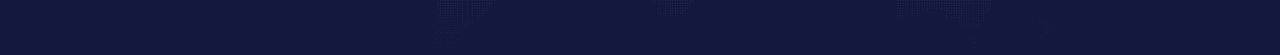
<file: contact.html>
<!DOCTYPE html>
<html lang="pt-br">
    <head>
        <meta charset="utf-8">
        <title>Contato - Engenharia de Software</title>
        <meta content="width=device-width, initial-scale=1.0" name="viewport">
        <meta content="" name="keywords">
        <meta content="" name="description">

        <!-- Favicon -->
        <link href="img/logow.png" rel="icon">

        <!-- Google Web Fonts -->
        <link rel="preconnect" href="https://fonts.googleapis.com">
        <link rel="preconnect" href="https://fonts.gstatic.com" crossorigin>
        <link href="https://fonts.googleapis.com/css2?family=Open+Sans:wght@400;600&family=Ubuntu:wght@500;700&display=swap" rel="stylesheet">

        <!-- Icon Font Stylesheet -->
        <link href="https://cdnjs.cloudflare.com/ajax/libs/font-awesome/5.10.0/css/all.min.css" rel="stylesheet">
        <link href="https://cdn.jsdelivr.net/npm/bootstrap-icons@1.4.1/font/bootstrap-icons.css" rel="stylesheet">

        <!-- Libraries Stylesheet -->
        <link href="lib/animate/animate.min.css" rel="stylesheet">
        <link href="lib/owlcarousel/assets/owl.carousel.min.css" rel="stylesheet">

        <!-- Customized Bootstrap Stylesheet -->
        <link href="css/bootstrap.min.css" rel="stylesheet">

        <!-- Template Stylesheet -->
        <link href="css/style.css" rel="stylesheet">
    </head>
    <body>
        <!-- Spinner Start -->
        <div id="spinner"
            class="show bg-white position-fixed translate-middle w-100 vh-100 top-50 start-50 d-flex align-items-center justify-content-center">
            <div class="spinner-grow text-primary" style="width: 3rem; height: 3rem;" role="status">
                <span class="sr-only">Loading...</span>
            </div>
        </div>
        <!-- Spinner End -->

        <!-- Navbar Start -->
        <div class="container-fluid sticky-top">
            <div class="container">
                <nav class="navbar navbar-expand-lg navbar-dark p-0">
                    <a href="index.html" class="navbar-brand">
                        <h1 class="text-white">Engenharia de <i>Software</i></h1>
                    </a>
                    <button type="button" class="navbar-toggler ms-auto me-0" data-bs-toggle="collapse"
                        data-bs-target="#navbarCollapse">
                        <span class="navbar-toggler-icon"></span>
                    </button>
                    <div class="collapse navbar-collapse" id="navbarCollapse">
                        <div class="navbar-nav ms-auto">
                            <a href="index.html" class="nav-item nav-link">Home</a>
                            <a href="about.html" class="nav-item nav-link">O que é</a>
                            <a href="service.html" class="nav-item nav-link">O que Faz</a>
                            <a href="project.html" class="nav-item nav-link">Onde Atua</a>
                            <a href="faq.html" class="nav-item nav-link">Dúvidas Frequentes</a>
                            <a href="contact.html" class="nav-item nav-link active">Contato</a>
                        </div>
                    </div>
                </nav>
            </div>
        </div>
        <!-- Navbar End -->

        <!-- Hero Start -->
        <div class="container-fluid pt-5 bg-primary hero-header">
            <div class="container pt-5">
                <div class="row g-5 pt-5">
                    <div class="col-lg-6 align-self-center text-center text-lg-start mb-lg-5">
                        <h1 class="display-4 text-white mb-4 animated slideInRight">Contato</h1>
                        <nav aria-label="breadcrumb">
                            <ol class="breadcrumb justify-content-center justify-content-lg-start mb-0">
                                <li class="breadcrumb-item"><a class="text-white" href="index.html">Home</a></li>
                                <li class="breadcrumb-item text-white active" aria-current="page">Contato</li>
                            </ol>
                        </nav>
                    </div>
                    <div class="col-lg-6 align-self-end text-center text-lg-end">
                        <img class="img-fluid" src="img/logow.png" alt="" style="max-height: 300px;">
                    </div>
                </div>
            </div>
        </div>
        <!-- Hero End -->

        <!-- Contact Start -->
        <div class="container-fluid py-5">
            <div class="container py-5">
                <div class="mx-auto text-center wow fadeIn" data-wow-delay="0.1s" style="max-width: 500px;">
                    <div class="btn btn-sm border rounded-pill text-primary px-3 mb-3">Contato</div>
                    <h1 class="mb-4">Caso você tenha alguma dúvida, entre em contato conosco</h1>
                </div>
                <div class="row justify-content-center">
                    <div class="col-lg-7">
                        <div class="wow fadeIn" data-wow-delay="0.3s">
                            <form method="get" action="contactred.html" class="contato">
                                <div class="row g-3">
                                    <div class="col-md-6">
                                        <div class="form-floating">
                                            <input type="text" class="form-control" id="name" required minlength="15" placeholder="">
                                            <label for="name">Seu Nome Completo</label>
                                        </div>
                                    </div>
                                    <div class="col-md-6">
                                        <div class="form-floating">
                                            <input type="email" class="form-control" id="email" required placeholder="">
                                            <label for="email">Seu Email</label>
                                        </div>
                                    </div>
                                    <div class="col-12">
                                        <div class="form-floating">
                                            <input type="text" class="form-control" id="subject" placeholder="">
                                            <label for="subject">Assunto</label>
                                        </div>
                                    </div>
                                    <div class="col-12">
                                        <div class="form-floating">
                                            <textarea class="form-control" placeholder="" id="message" style="resize: none; height: 150px;"></textarea>
                                            <label for="message">Mensagem</label>
                                        </div>
                                    </div>
                                    <div class="col-12">
                                        <button class="btn btn-primary w-100 py-3" type="submit">Enviar</button>
                                        <input type="hidden" name="_next" value="paginaagradecimento.html">
                                    </div>
                                </div>
                            </form>
                        </div>
                    </div>
                </div>
            </div>
        </div>
        <!-- Contact End -->

        <!-- Footer Start -->
        <div class="container-fluid bg-dark text-white-50 footer pt-5">
            <div class="container py-5">
                <div class="row g-5">
                    <div class="col-md-6 col-lg-3 wow fadeIn" data-wow-delay="0.1s">
                        <a href="index.html" class="d-inline-block mb-3">
                            <h1 class="text-white">Engenharia de <i>Software</i></h1>
                        </a>
                        <p class="mb-0">
                            Confira os nossos meios de contato para mais experiências!
                        </p>
                    </div>
                    <div class="col-md-6 col-lg-3 wow fadeIn" data-wow-delay="0.3s">
                        <h5 class="text-white mb-4">Entrar em contato</h5>
                        <p><i class="fa fa-map-marker-alt me-3"></i>São Paulo, SP, Brasil</p>
                        <p><i class="fa fa-phone-alt me-3"></i>+55 19 xxxxx-xxxx</p>
                        <p><i class="fa fa-envelope me-3"></i>ju@etec.sp.gov.br</p>
                        <div class="d-flex pt-2">
                            <a class="btn btn-outline-light btn-social" href=""><i class="fab fa-twitter"></i></a>
                            <a class="btn btn-outline-light btn-social" href=""><i class="fab fa-facebook-f"></i></a>
                            <a class="btn btn-outline-light btn-social" href=""><i class="fab fa-youtube"></i></a>
                            <a class="btn btn-outline-light btn-social" href=""><i class="fab fa-instagram"></i></a>
                            <a class="btn btn-outline-light btn-social" href=""><i class="fab fa-linkedin-in"></i></a>
                        </div>
                    </div>
                    <div class="col-md-6 col-lg-3 wow fadeIn" data-wow-delay="0.5s">
                        <h5 class="text-white mb-4">Do mesmo desenvolvedor</h5>
                        <a class="btn btn-link" href="https://juapenas.github.io/engenharia-software/">Sistema Operacional</a>
                    </div>
                </div>
            </div>
            <div class="container wow fadeIn" data-wow-delay="0.1s">
                <div class="copyright">
                    <div class="row">
                        <div class="col-md-6 text-center text-md-start mb-3 mb-md-0">
                            <a class="border-bottom">
                                <center>Juliana Silva 2023 - &copyTodos os direitos reservados</center>
                            </a>
                        </div>
                        <div class="col-md-6 text-center text-md-end">
                            <div class="footer-menu">
                                <a href="index.html">Home</a>
                                <a href="faq.html">FAQs</a>
                            </div>
                        </div>
                    </div>
                </div>
            </div>
        </div>
        <!-- Footer End -->

        <!-- Back to Top -->
        <a href="#" class="btn btn-lg btn-primary btn-lg-square back-to-top pt-2"><i class="bi bi-arrow-up"></i></a>

        <!-- JavaScript Libraries -->
        <script src="https://ajax.googleapis.com/ajax/libs/jquery/3.6.1/jquery.min.js"></script>
        <script src="https://cdn.jsdelivr.net/npm/bootstrap@5.0.0/dist/js/bootstrap.bundle.min.js"></script>
        <script src="lib/wow/wow.min.js"></script>
        <script src="lib/easing/easing.min.js"></script>
        <script src="lib/waypoints/waypoints.min.js"></script>
        <script src="lib/counterup/counterup.min.js"></script>
        <script src="lib/owlcarousel/owl.carousel.min.js"></script>

        <!-- Template Javascript -->
        <script src="js/main.js"></script>
    </body>
</html>
</file>
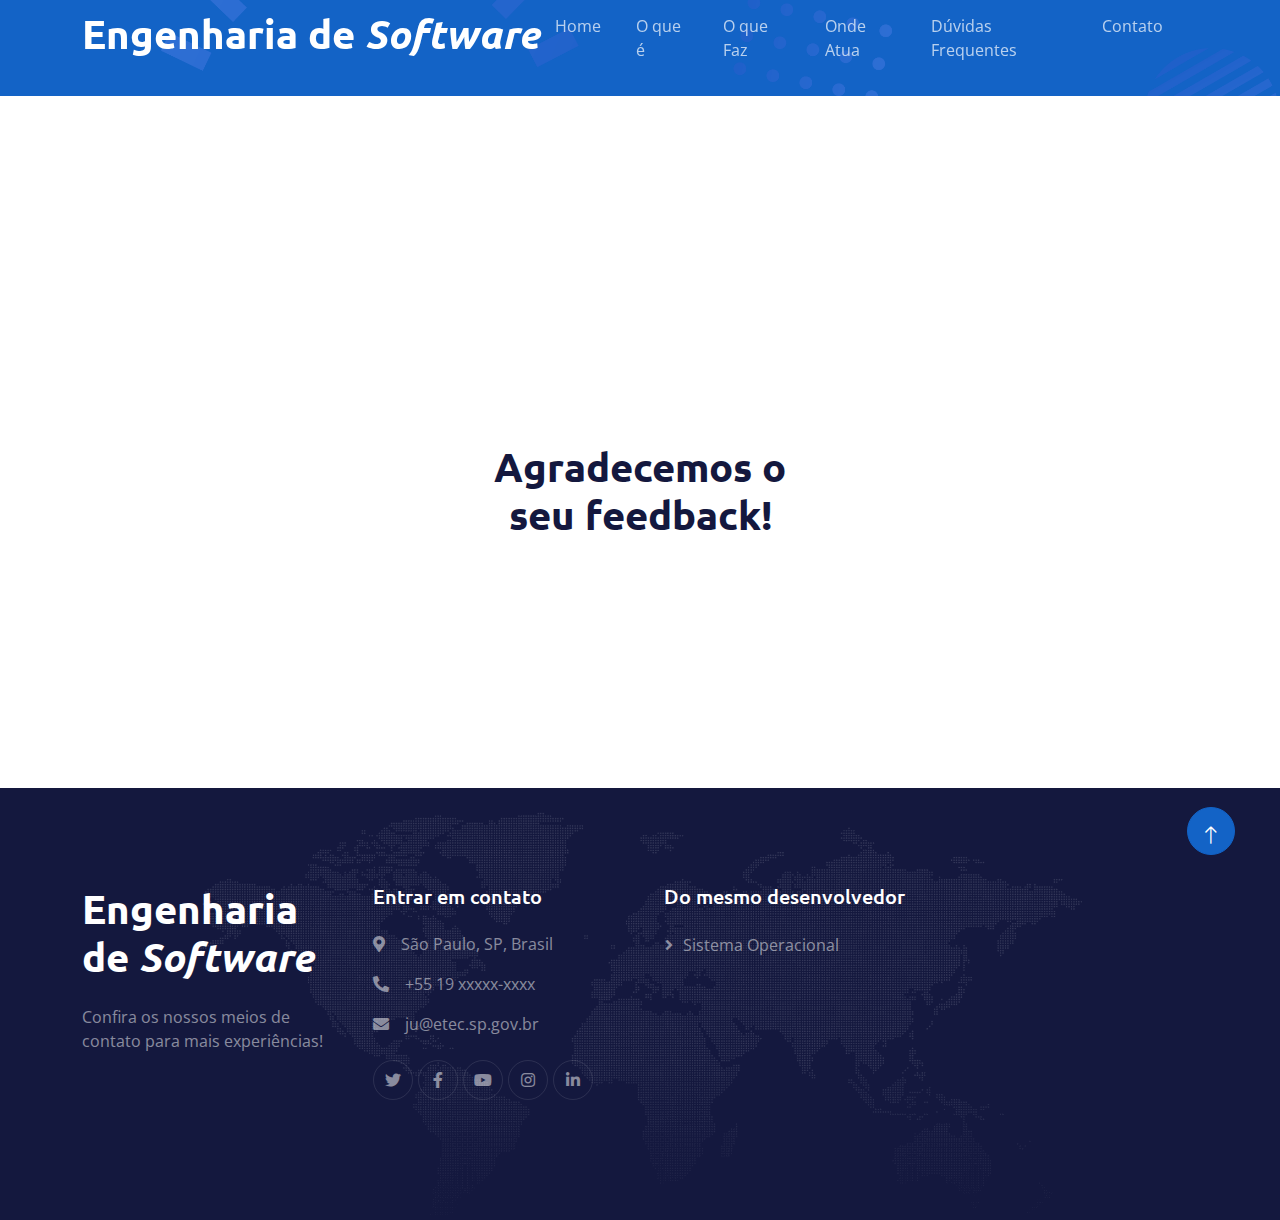
<file: contactred.html>
<!DOCTYPE html>
<html lang="pt-br">
    <head>
        <meta charset="utf-8">
        <title>Agradecemos o feedback! - Engenharia de Software</title>
        <meta content="width=device-width, initial-scale=1.0" name="viewport">
        <meta content="" name="keywords">
        <meta content="" name="description">

        <!-- Favicon -->
        <link href="img/logow.png" rel="icon">

        <!-- Google Web Fonts -->
        <link rel="preconnect" href="https://fonts.googleapis.com">
        <link rel="preconnect" href="https://fonts.gstatic.com" crossorigin>
        <link href="https://fonts.googleapis.com/css2?family=Open+Sans:wght@400;600&family=Ubuntu:wght@500;700&display=swap" rel="stylesheet">

        <!-- Icon Font Stylesheet -->
        <link href="https://cdnjs.cloudflare.com/ajax/libs/font-awesome/5.10.0/css/all.min.css" rel="stylesheet">
        <link href="https://cdn.jsdelivr.net/npm/bootstrap-icons@1.4.1/font/bootstrap-icons.css" rel="stylesheet">

        <!-- Libraries Stylesheet -->
        <link href="lib/animate/animate.min.css" rel="stylesheet">
        <link href="lib/owlcarousel/assets/owl.carousel.min.css" rel="stylesheet">

        <!-- Customized Bootstrap Stylesheet -->
        <link href="css/bootstrap.min.css" rel="stylesheet">

        <!-- Template Stylesheet -->
        <link href="css/style.css" rel="stylesheet">
    </head>
    <body>
        <!-- Spinner Start -->
        <div id="spinner"
            class="show bg-white position-fixed translate-middle w-100 vh-100 top-50 start-50 d-flex align-items-center justify-content-center">
            <div class="spinner-grow text-primary" style="width: 3rem; height: 3rem;" role="status">
                <span class="sr-only">Loading...</span>
            </div>
        </div>
        <!-- Spinner End -->

        <!-- Navbar Start -->
        <div class="container-fluid sticky-top">
            <div class="container">
                <nav class="navbar navbar-expand-lg navbar-dark p-0">
                    <a href="index.html" class="navbar-brand">
                        <h1 class="text-white">Engenharia de <i>Software</i></h1>
                    </a>
                    <button type="button" class="navbar-toggler ms-auto me-0" data-bs-toggle="collapse"
                        data-bs-target="#navbarCollapse">
                        <span class="navbar-toggler-icon"></span>
                    </button>
                    <div class="collapse navbar-collapse" id="navbarCollapse">
                        <div class="navbar-nav ms-auto">
                            <a href="index.html" class="nav-item nav-link">Home</a>
                            <a href="about.html" class="nav-item nav-link">O que é</a>
                            <a href="service.html" class="nav-item nav-link">O que Faz</a>
                            <a href="project.html" class="nav-item nav-link">Onde Atua</a>
                            <a href="faq.html" class="nav-item nav-link">Dúvidas Frequentes</a>
                            <a href="contact.html" class="nav-item nav-link">Contato</a>
                        </div>
                    </div>
                </nav>
            </div>
        </div>
        <!-- Navbar End -->

        <!-- Hero Start -->
        <div class="container-fluid pt-5 bg-primary hero-header">
            <div class="container pt-5">
            </div>
        </div>
        <!-- Hero End -->

        <!-- Contact Start -->
        <div class="container-fluid py-5">
            <div class="container py-5">
                <div class="mx-auto text-center wow fadeIn" data-wow-delay="0.1s" style="max-width: 500px;">
                    <div class="boxred">
                        <h1 class="mb-4">Agradecemos o seu feedback!</h1>
                    </div>
                </div>
                <div class="row justify-content-center">
                </div>
            </div>
        </div>
        <!-- Contact End -->

        <!-- Footer Start -->
        <div class="container-fluid bg-dark text-white-50 footer pt-5">
            <div class="container py-5">
                <div class="row g-5">
                    <div class="col-md-6 col-lg-3 wow fadeIn" data-wow-delay="0.1s">
                        <a href="index.html" class="d-inline-block mb-3">
                            <h1 class="text-white">Engenharia de <i>Software</i></h1>
                        </a>
                        <p class="mb-0">
                            Confira os nossos meios de contato para mais experiências!
                        </p>
                    </div>
                    <div class="col-md-6 col-lg-3 wow fadeIn" data-wow-delay="0.3s">
                        <h5 class="text-white mb-4">Entrar em contato</h5>
                        <p><i class="fa fa-map-marker-alt me-3"></i>São Paulo, SP, Brasil</p>
                        <p><i class="fa fa-phone-alt me-3"></i>+55 19 xxxxx-xxxx</p>
                        <p><i class="fa fa-envelope me-3"></i>ju@etec.sp.gov.br</p>
                        <div class="d-flex pt-2">
                            <a class="btn btn-outline-light btn-social" href=""><i class="fab fa-twitter"></i></a>
                            <a class="btn btn-outline-light btn-social" href=""><i class="fab fa-facebook-f"></i></a>
                            <a class="btn btn-outline-light btn-social" href=""><i class="fab fa-youtube"></i></a>
                            <a class="btn btn-outline-light btn-social" href=""><i class="fab fa-instagram"></i></a>
                            <a class="btn btn-outline-light btn-social" href=""><i class="fab fa-linkedin-in"></i></a>
                        </div>
                    </div>
                    <div class="col-md-6 col-lg-3 wow fadeIn" data-wow-delay="0.5s">
                        <h5 class="text-white mb-4">Do mesmo desenvolvedor</h5>
                        <a class="btn btn-link" href="https://juapenas.github.io/engenharia-software/">Sistema Operacional</a>
                    </div>
                </div>
            </div>
            <div class="container wow fadeIn" data-wow-delay="0.1s">
                <div class="copyright">
                    <div class="row">
                        <div class="col-md-6 text-center text-md-start mb-3 mb-md-0">
                            <a class="border-bottom">
                                <center>Juliana Silva 2023 - &copyTodos os direitos reservados</center>
                            </a>
                        </div>
                        <div class="col-md-6 text-center text-md-end">
                            <div class="footer-menu">
                                <a href="index.html">Home</a>
                                <a href="faq.html">FAQs</a>
                            </div>
                        </div>
                    </div>
                </div>
            </div>
        </div>
        <!-- Footer End -->

        <!-- Back to Top -->
        <a href="#" class="btn btn-lg btn-primary btn-lg-square back-to-top pt-2"><i class="bi bi-arrow-up"></i></a>

        <!-- JavaScript Libraries -->
        <script src="https://ajax.googleapis.com/ajax/libs/jquery/3.6.1/jquery.min.js"></script>
        <script src="https://cdn.jsdelivr.net/npm/bootstrap@5.0.0/dist/js/bootstrap.bundle.min.js"></script>
        <script src="lib/wow/wow.min.js"></script>
        <script src="lib/easing/easing.min.js"></script>
        <script src="lib/waypoints/waypoints.min.js"></script>
        <script src="lib/counterup/counterup.min.js"></script>
        <script src="lib/owlcarousel/owl.carousel.min.js"></script>

        <!-- Template Javascript -->
        <script src="js/main.js"></script>
    </body>
</html>
</file>
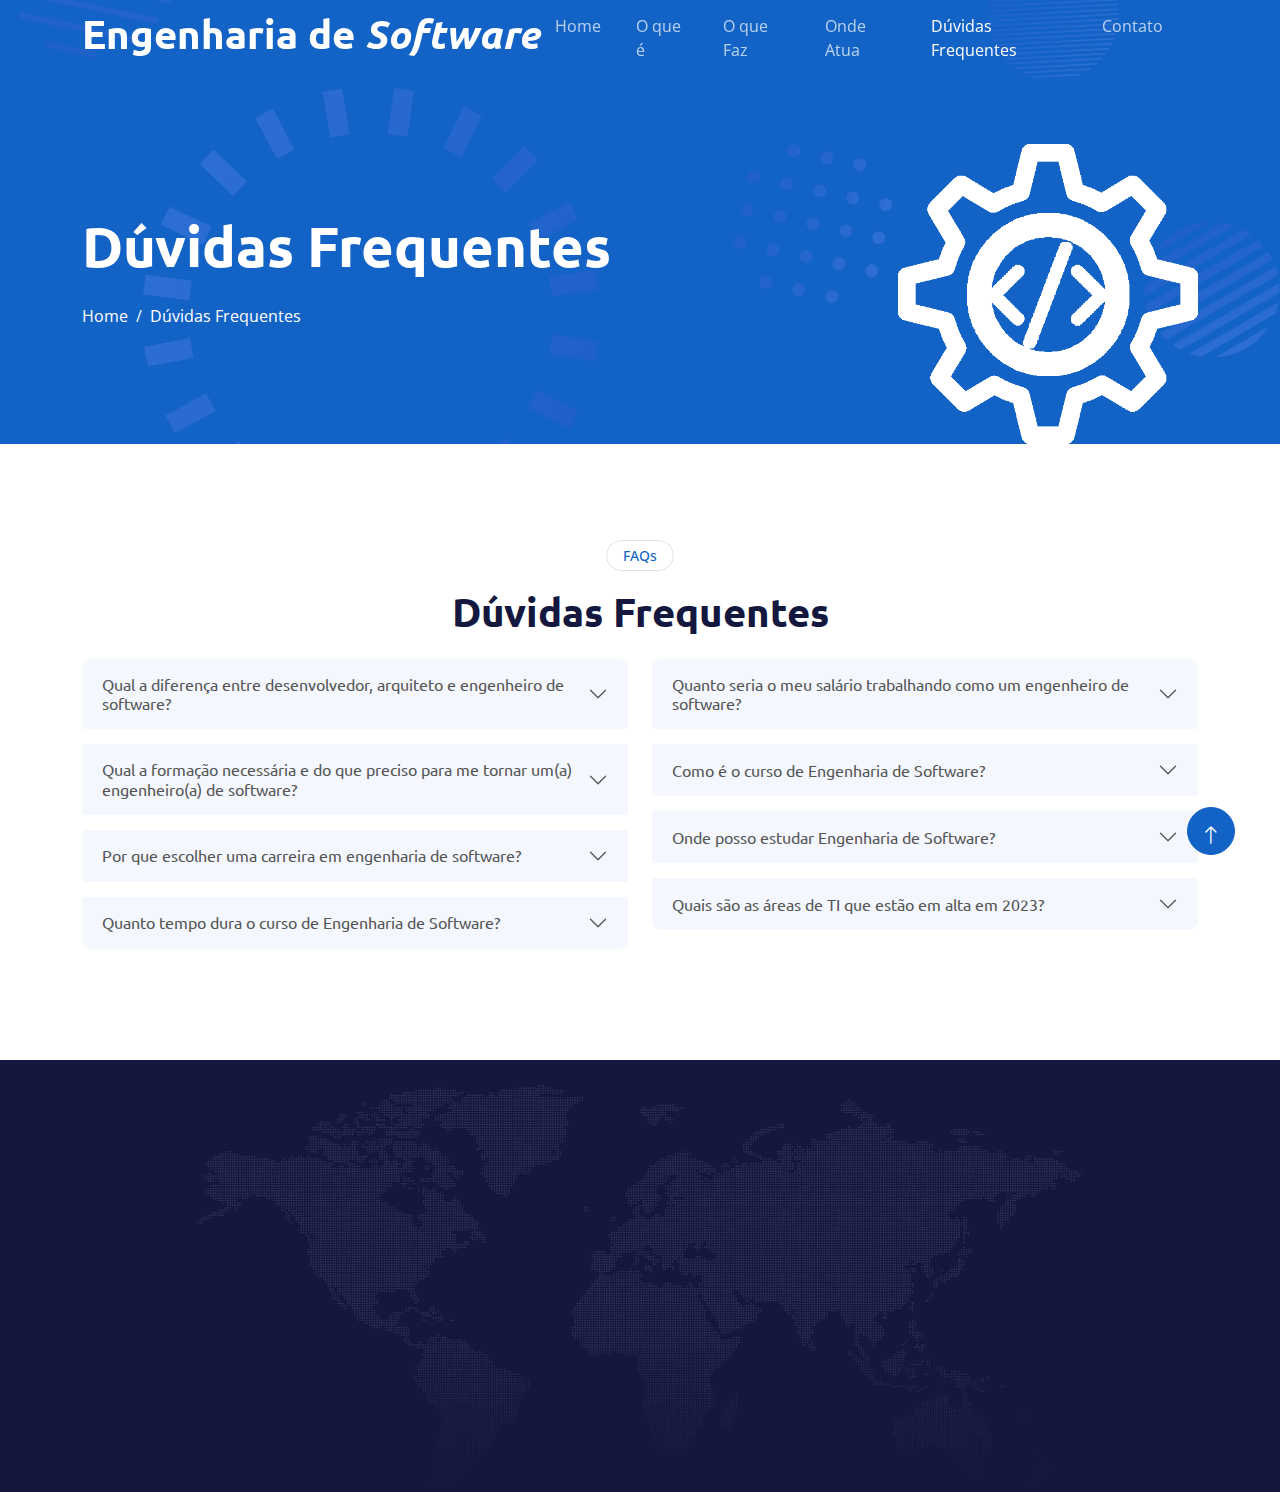
<file: faq.html>
<!DOCTYPE html>
<html lang="pt-br">
    <head>
        <meta charset="utf-8">
        <title>Dúvidas Frequentes - Engenharia de Software</title>
        <meta content="width=device-width, initial-scale=1.0" name="viewport">
        <meta content="" name="keywords">
        <meta content="" name="description">

        <!-- Favicon -->
        <link href="img/logow.png" rel="icon">

        <!-- Google Web Fonts -->
        <link rel="preconnect" href="https://fonts.googleapis.com">
        <link rel="preconnect" href="https://fonts.gstatic.com" crossorigin>
        <link href="https://fonts.googleapis.com/css2?family=Open+Sans:wght@400;600&family=Ubuntu:wght@500;700&display=swap" rel="stylesheet">

        <!-- Icon Font Stylesheet -->
        <link href="https://cdnjs.cloudflare.com/ajax/libs/font-awesome/5.10.0/css/all.min.css" rel="stylesheet">
        <link href="https://cdn.jsdelivr.net/npm/bootstrap-icons@1.4.1/font/bootstrap-icons.css" rel="stylesheet">

        <!-- Libraries Stylesheet -->
        <link href="lib/animate/animate.min.css" rel="stylesheet">
        <link href="lib/owlcarousel/assets/owl.carousel.min.css" rel="stylesheet">

        <!-- Customized Bootstrap Stylesheet -->
        <link href="css/bootstrap.min.css" rel="stylesheet">

        <!-- Template Stylesheet -->
        <link href="css/style.css" rel="stylesheet">
    </head>
    <body>
        <!-- Spinner Start -->
        <div id="spinner"
            class="show bg-white position-fixed translate-middle w-100 vh-100 top-50 start-50 d-flex align-items-center justify-content-center">
            <div class="spinner-grow text-primary" style="width: 3rem; height: 3rem;" role="status">
                <span class="sr-only">Loading...</span>
            </div>
        </div>
        <!-- Spinner End -->

        <!-- Navbar Start -->
        <div class="container-fluid sticky-top">
            <div class="container">
                <nav class="navbar navbar-expand-lg navbar-dark p-0">
                    <a href="index.html" class="navbar-brand">
                        <h1 class="text-white">Engenharia de <i>Software</i></h1>
                    </a>
                    <button type="button" class="navbar-toggler ms-auto me-0" data-bs-toggle="collapse"
                        data-bs-target="#navbarCollapse">
                        <span class="navbar-toggler-icon"></span>
                    </button>
                    <div class="collapse navbar-collapse" id="navbarCollapse">
                        <div class="navbar-nav ms-auto">
                            <a href="index.html" class="nav-item nav-link">Home</a>
                            <a href="about.html" class="nav-item nav-link">O que é</a>
                            <a href="service.html" class="nav-item nav-link">O que Faz</a>
                            <a href="project.html" class="nav-item nav-link">Onde Atua</a>
                            <a href="faq.html" class="nav-item nav-link active">Dúvidas Frequentes</a>
                            <a href="contact.html" class="nav-item nav-link">Contato</a>
                        </div>
                    </div>
                </nav>
            </div>
        </div>
        <!-- Navbar End -->

        <!-- Hero Start -->
        <div class="container-fluid pt-5 bg-primary hero-header">
            <div class="container pt-5">
                <div class="row g-5 pt-5">
                    <div class="col-lg-6 align-self-center text-center text-lg-start mb-lg-5">
                        <h1 class="display-4 text-white mb-4 animated slideInRight">Dúvidas Frequentes</h1>
                        <nav aria-label="breadcrumb">
                            <ol class="breadcrumb justify-content-center justify-content-lg-start mb-0">
                                <li class="breadcrumb-item"><a class="text-white" href="index.html#duvidasfaq">Home</a></li>
                                <li class="breadcrumb-item text-white active" aria-current="page">Dúvidas Frequentes</li>
                            </ol>
                        </nav>
                    </div>
                    <div class="col-lg-6 align-self-end text-center text-lg-end">
                        <img class="img-fluid" src="img/logow.png" alt="" style="max-height: 300px;">
                    </div>
                </div>
            </div>
        </div>
        <!-- Hero End -->

        <!-- FAQs Start -->
        <div class="container-fluid py-5">
            <div class="container py-5">
                <div class="mx-auto text-center wow fadeIn" data-wow-delay="0.1s" style="max-width: 500px;">
                    <div class="btn btn-sm border rounded-pill text-primary px-3 mb-3">FAQs</div>
                    <h1 class="mb-4">Dúvidas Frequentes</h1>
                </div>
                <div class="row">
                    <div class="col-lg-6">
                        <div class="accordion" id="accordionFAQ1">
                            <div class="accordion-item wow fadeIn" data-wow-delay="0.1s">
                                <h2 class="accordion-header" id="headingOne">
                                    <button class="accordion-button collapsed" type="button" data-bs-toggle="collapse" data-bs-target="#collapseOne" aria-expanded="false" aria-controls="collapseOne">
                                        Qual a diferença entre desenvolvedor, arquiteto e engenheiro de software?
                                    </button>
                                </h2>
                                <div id="collapseOne" class="accordion-collapse collapse" aria-labelledby="headingOne" data-bs-parent="#accordionFAQ1">
                                    <div class="accordion-body">
                                        Muitas das vezes, pode parecer difícil dissociar as
                                        atuações de um engenheiro, desenvolvedor e arquiteto de
                                        <i>software</i>.
                                    </div>
                                    <div class="accordion-body">
                                        O trabalho de um <b>desenvolvedor de sistemas</b> está
                                        focado na operacionalização dos programas e
                                        <i>softwares</i>.
                                    </div>
                                    <div class="accordion-body">
                                        Já ao <b>engenheiro de <i>software</i></b> - que atua no
                                        campo estratégico -, cabe a ele planejar e projetar as
                                        bases para o bom funcionamento de uma ferramenta, enquanto
                                        o desenvolvedor fica a cargo de colocar tais diretrizes em
                                        prática.
                                    </div>
                                    <div class="accordion-body">
                                        Assim como o engenheiro, o <b>arquiteto de soluções</b>
                                        também trabalha com a atenção voltada para os "alicerces"
                                        das soluções tecnológicas. Entretanto, enquanto o arquiteto
                                        de soluções tem, como foco, o modelo e o projeto do
                                        <i>software</i>, o engenheiro se concentra em seus
                                        processos, ou seja, na maneira como aquele sistema
                                        funcionará, desde seu protótipo até a conclusão. 
                                    </div>
                                </div>
                            </div>
                            <div class="accordion-item wow fadeIn" data-wow-delay="0.2s">
                                <h2 class="accordion-header" id="headingTwo">
                                    <button class="accordion-button collapsed" type="button" data-bs-toggle="collapse" data-bs-target="#collapseTwo" aria-expanded="false" aria-controls="collapseTwo">
                                        Qual a formação necessária e do que preciso para me tornar um(a) engenheiro(a) de software?
                                    </button>
                                </h2>
                                <div id="collapseTwo" class="accordion-collapse collapse" aria-labelledby="headingTwo" data-bs-parent="#accordionFAQ1">
                                    <div class="accordion-body">
                                        A engenharia de <i>software</i> requer muito estudo e
                                        aprendizagem.
                                    </div>
                                    <div class="accordion-body">
                                        Embora durante muitos anos a obtenção de um diploma formal
                                        tenha sido considerado o modo padrão de trabalhar como
                                        engenheiro de <i>software</i>, existem atualmente outras
                                        vias para escolher, como a participação em um
                                        <i>bootcamp</i> ou a aprendizagem autodidata.
                                    </div>
                                    <div class="accordion-body">
                                        Escolha o seu ambiente educativo!
                                    </div>
                                    <hr color="black">
                                    <div class="accordion-body">
                                        <b>Diploma de nível superior</b>
                                    </div>
                                    <div class="accordion-body">
                                        • Apesar de você não necessariamente precisar de um diploma
                                        para se tornar um engenheiro de <i>software</i> - e de os
                                        empregadores se preocuparem mais com o fato de você possuir
                                        as competências e a experiência necessárias - pode valer a
                                        pena investir para abrir mais oportunidades de emprego.
                                    </div>
                                    <div class="accordion-body">
                                        • Um diploma de nível superior é altamente respeitado por
                                        alguns empregadores e considerado uma credencial
                                        impressionante (e para alguns, ainda necessária) no seu
                                        currículo.
                                    </div>
                                    <div class="accordion-body">
                                        • Com esse cenário, você não necessariamente precisa cursar
                                        o curso de Engenharia de <i>Software</i>, visto que outras
                                        opções de curso podem te levar à mesma carreira e ambos se
                                        complementam, como:
                                    </div>
                                    <div class="accordion-body">
                                        - Engenharia da Computação<br>
                                        - Ciência da Computação<br>
                                        - Tecnologia da Informação<br>
                                        - Sistemas de Informação<br>
                                        - Engenharia Elétrica<br>
                                        - Engenharia de Automação
                                    </div>
                                    <hr color="black">
                                    <div class="accordion-body">
                                        <b><i>Bootcamp</i> de programação</b>
                                    </div>
                                    <div class="accordion-body">
                                        • <i>Bootcamps</i> são programas de treinamento intensivo e
                                        ambientes de aprendizagem que ensinam as habilidades
                                        técnicas necessárias para conseguir um emprego em
                                        engenharia de <i>software</i>. A duração média de um
                                        <i>bootcamp</i> é de cerca de vinte a trinta semanas.
                                    </div>
                                    <div class="accordion-body">
                                        • A aprendizagem baseia-se normalmente em projetos e, no
                                        final do programa, você terá um portfólio de trabalhos para
                                        apresentar a potenciais empregadores.
                                    </div>
                                    <div class="accordion-body">
                                        • Dito isto, não deixa de ser um caminho a se tomar, embora
                                        caro. Alguns <i>bootcamps</i> cobram quantias que chegam
                                        aos cinco dígitos (em dólar) apenas por alguns meses de
                                        formação e podem também não ser o ambiente adequado para
                                        você e suas circunstâncias de vida.
                                    </div>
                                    <hr color="black">
                                    <div class="accordion-body">
                                        <b>Ensine a si mesmo a programar</b>
                                    </div>
                                    <div class="accordion-body">
                                        • Outra opção é aprender a programar por contra própria e
                                        criar seu plano de estudo autodidata utilizando recursos
                                        gratuitos ou pagos, como livros, tutoriais em vídeos e
                                        cursos interativos.
                                    </div>
                                    <div class="accordion-body">
                                        • Aprender por conta própria é uma boa opção se você é uma
                                        pessoa ocupada, que tem responsabilidades na vida – como
                                        cuidar da família – ou não pode deixar o seu emprego
                                        integral para mudar de carreira.
                                    </div>
                                    <div class="accordion-body">
                                        • Você pode aprender ao seu próprio tempo e ritmo e criar o
                                        seu horário individual de acordo com o tempo livre que tem.
                                    </div>
                                    <hr color="black">
                                    <div class="accordion-body">
                                        A trajetória profissional na engenharia de <i>software</i>
                                        é ampla e cheia de oportunidades para cada tipo de
                                        carreira.
                                    </div>
                                    <div class="accordion-body">
                                        Entretanto, muitas pessoas acham que desenvolver um
                                        <i>software</i> se resume à codificação, mas construir um é
                                        uma atividade extremamente complexa e exige profissionais
                                        de diversas especialidades.
                                    </div>
                                    <div class="accordion-body">
                                        Logo, o profissional de engenharia de <i>software</i> se
                                        depara diariamente com questões técnicas e comportamentais.
                                        Sendo assim, ele deve estar atento aos desafios
                                        tecnológicos, e também ao grande desafio de trabalhar com
                                        outras pessoas para construir um sistema.
                                    </div>
                                    <div class="accordion-body">
                                        Além das <i>hard skill</i>, que incluem habilidade técnicas
                                        como cursos de graduação e idiomas, para se tornar um
                                        engenheiro de <i>software</i> são desejadas algumas
                                        <i>soft skills</i>, ou seja, habilidades pessoais. A
                                        principal delas é a facilidade de usar, aprender e
                                        desenvolver novas tecnologias.
                                    </div>
                                    <div class="accordion-body">
                                        Se você adora estar atualizado com as novas tendências da
                                        tecnologia e se interessa por estes assuntos desse
                                        universo, já está um passo à frente para ingressar na
                                        profissão. Outras habilidades que as empresas recrutadoras
                                        procuram nos engenheiros de <i>softwares</i> são:
                                    </div>
                                    <div class="accordion-body">
                                        - Bom relacionamento em equipe;<br>
	                                    - Perfil analítico;<br>
	                                    - Boa comunicação;<br>
                                        - Flexibilidade para mudanças;<br>
                                        - Capacidade de liderança.
                                    </div>
                                    <div class="accordion-body">
                                        Para quem está buscando uma profissão ou quer fazer uma
                                        transição de carreira, o engenheiro de <i>software</i> é
                                        uma boa opção para aqueles que querem atuar na área da
                                        tecnologia.
                                    </div>
                                </div>
                            </div>
                            <div class="accordion-item wow fadeIn" data-wow-delay="0.3s">
                                <h2 class="accordion-header" id="headingThree">
                                    <button class="accordion-button collapsed" type="button" data-bs-toggle="collapse" data-bs-target="#collapseThree" aria-expanded="false" aria-controls="collapseThree">
                                        Por que escolher uma carreira em engenharia de software?
                                    </button>
                                </h2>
                                <div id="collapseThree" class="accordion-collapse collapse" aria-labelledby="headingThree" data-bs-parent="#accordionFAQ1">
                                    <div class="accordion-body">
                                        Em primeiro lugar, a tecnologia evolui a um ritmo acelerado
                                        e está em constante mudança – <b>há muitos novos
                                        desenvolvimentos praticamente todos os dias</b>.
                                    </div>
                                    <div class="accordion-body">
                                        Engenheiros de <i>software</i> aprendem constantemente
                                        coisas novas para se manterem atualizados com as últimas
                                        mudanças. <b>São aprendizes ao longo da vida</b>.
                                    </div>
                                    <div class="accordion-body">
                                        Se você é <b>curioso</b> e adora aprender <b>novas
                                        habilidades</b> e maneiras de fazer as coisas, e <b>não
                                        gosta de ficar estagnado</b> e de fazer tarefas monótonas,
                                        pode ser que goste de brincar com as <b>novas tecnologias e
                                        ferramentas que surgem</b>.
                                    </div>
                                    <div class="accordion-body">
                                        Outro indicador de que a engenharia de <i>software</i> pode
                                        ser a escolha certa para a sua carreira é o fato de gostar
                                        de <b>resolver problemas difíceis</b>.
                                    </div>
                                    <div class="accordion-body">
                                        Os engenheiros de <i>software</i> são <b>solucionadores de
                                        problemas</b>. Utilizam a <b>lógica e a criatividade</b>
                                        para resolver os problemas do seu empregador ou cliente.
                                    </div>
                                    <div class="accordion-body">
                                        Se é <b>racional, analítico e metódico</b>, pode adorar o
                                        processo de <b>resolver problemas lógicos complexos e
                                        construir coisas úteis</b>.
                                    </div>
                                    <div class="accordion-body">
                                        Outra razão para querer uma carreira em engenharia de
                                        <i>software</i> é o fato de permitir o trabalho remoto, a
                                        flexibilidade do local de trabalho, horários flexíveis e um
                                        <b>bom equilíbrio entre a vida profissional e pessoal</b>.
                                    </div>
                                </div>
                            </div>
                            <div class="accordion-item wow fadeIn" data-wow-delay="0.4s">
                                <h2 class="accordion-header" id="headingFour">
                                    <button class="accordion-button collapsed" type="button" data-bs-toggle="collapse" data-bs-target="#collapseFour" aria-expanded="true" aria-controls="collapseFour">
                                        Quanto tempo dura o curso de Engenharia de Software?
                                    </button>
                                </h2>
                                <div id="collapseFour" class="accordion-collapse collapse" aria-labelledby="headingFour" data-bs-parent="#accordionFAQ1">
                                    <div class="accordion-body">
                                        O curso de graduação de Engenharia de <i>Software</i> tem
                                        duração de <b>cinco anos</b>. Diversas faculdades e
                                        universidades do Brasil oferecem o curso na modalidade
                                        presencial e EAD.
                                    </div>
                                    <div class="accordion-body">
                                        Dentre as principais disciplinas do curso estão:<br>
                                        - fundamentos e arquitetura de computadores,<br>
                                        - cálculo,<br>
                                        - modelagem de <i>software</i>,<br>
                                        - estrutura de dados,<br>
                                        - algoritmos e lógica de programação,<br>
                                        - fundamentos da engenharia de <i>software</i>,<br>
                                        - probabilidade e estatística,<br>
                                        - implementação e teste de <i>software</i>,<br>
                                        - sistemas operacionais e<br>
                                        - pesquisa operacional.
                                    </div>
                                </div>
                            </div>
                        </div>
                    </div>
                    <div class="col-lg-6">
                        <div class="accordion" id="accordionFAQ2">
                            <div class="accordion-item wow fadeIn" data-wow-delay="0.5s">
                                <h2 class="accordion-header" id="headingFive">
                                    <button class="accordion-button collapsed" type="button" data-bs-toggle="collapse" data-bs-target="#collapseFive" aria-expanded="false" aria-controls="collapseFive">
                                        Quanto seria o meu salário trabalhando como um engenheiro de software?
                                    </button>
                                </h2>
                                <div id="collapseFive" class="accordion-collapse collapse" aria-labelledby="headingFive" data-bs-parent="#accordionFAQ2">
                                    <div class="accordion-body">
                                        O salário dependerá de sua localização e dos anos de
                                        experiência. Segundo a Catho (site brasileiro de
                                        classificados de empregos), a <b>média salarial</b> de um
                                        engenheiro de <i>software</i> <b>no Brasil</b> (em R$) é de
                                        <div class="d-flex rounded p-3" style="background: rgba(256, 256, 256, 0.1);">
                                            <div class="ms-3">
                                                <h2 data-toggle="counter-up">7516.72</h2>
                                            </div>
                                        </div>
                                    </div>
                                    <div class="accordion-body">
                                        Além do curso de graduação que citamos acima, os principais
                                        requisitos para ocupar uma vaga nesse cargo incluem o
                                        registro no <b>Conselho Regional de Engenharia e Agronomia
                                        (CREA)</b>, pós-graduação e um nível de inglês avançado.
                                    </div>
                                </div>
                            </div>
                            <div class="accordion-item wow fadeIn" data-wow-delay="0.6s">
                                <h2 class="accordion-header" id="headingSix">
                                    <button class="accordion-button collapsed" type="button" data-bs-toggle="collapse" data-bs-target="#collapseSix" aria-expanded="false" aria-controls="collapseSix">
                                        Como é o curso de Engenharia de Software?
                                    </button>
                                </h2>
                                <div id="collapseSix" class="accordion-collapse collapse" aria-labelledby="headingSix" data-bs-parent="#accordionFAQ2">
                                    <div class="accordion-body">
                                        No curso de Engenharia de <i>Software</i>, são abordados os
                                        elementos fundamentais da computação com foco na
                                        construção, manutenção, gestão e desenvolvimento de
                                        <i>softwares</i> e projetos de tecnologia.
                                    </div>
                                    <div class="accordion-body">
                                        Na grande curricular, constam conteúdos de Matemática e
                                        Engenharia, por isso é muito importante que quem pretende
                                        cursar a área tenha afinidade com exatas. Além disso, o
                                        curso aborda conceitos de arquitetura de programas e gestão
                                        da produção.
                                    </div>
                                    <div class="accordion-body">
                                        Logo no começo, o aluno terá contato com disciplinas
                                        introdutórias à programação e à engenharia, incluindo
                                        conceitos avançados de Matemática, como lógica e
                                        algoritmos. Durante o desenvolvimento do curso, o estudante
                                        aprenderá sobre cada etapa envolvida na produção de um
                                        sistema de computador, <i>smartphone</i>, <i>tablet</i> ou
                                        console.
                                    </div>
                                    <div class="accordion-body">
                                        Nos semestres finais, ele lidará especificamente com
                                        programação para web, dispositivos móveis e <i>games</i>,
                                        por exemplo. Vale destacar que, para concluir o curso, é
                                        obrigatória a apresentação de um TCC e a realização de um
                                        estágio.
                                    </div>
                                    <div class="accordion-body">
                                        Embora a grade curricular também varie de uma faculdade
                                        para outra, é provável que o aluno entre em contato com as
                                        seguintes matérias:
                                    </div>
                                    <div class="accordion-body">
                                        - Cálculo Diferencial e Integral;<br>
                                        - Linguagem de Programação;<br>
                                        - Estrutura de Dados;<br>
                                        - Desenvolvimento de Sistemas Web;<br>
                                        - Projeto Detalhado de Software;<br>
                                        - Fundamentos e Arquitetura dos Computadores;<br>
                                        - Introdução a Sistemas Operacionais;<br>
                                        - Arquitetura de Software;<br>
                                        - Gerenciamento de Software;<br>
                                        - Gestão de Projetos;<br>
                                        - Práticas de Programação;<br>
                                        - Tecnologia da Informação e Sociedade;<br>
                                        - Projetos de Interface de Usuários;<br>
                                        - Vetores e Geometria Analítica;<br>
                                        - Engenharia de Linguagens;<br>
                                        - Planejamento e Gerenciamento de Projetos;<br>
                                        - Introdução à Organização e Arquitetura dos
                                        Computadores;<br>
                                        - Design e Interação;<br>
                                        - Fundamentos Matemáticos da Computação;<br>
                                        - Introdução às Técnicas de Programação;<br>
                                        - Segurança e Auditoria de Sistemas;<br>
                                        - Modelagem de Software;<br>
                                        - Processos de Software;<br>
                                        - Desenvolvimento de Sistemas para Dispositivos Móveis;<br>
                                        - Lógica Aplicada à Engenharia de Software;<br>
                                        - Redes de Computadores;<br>
                                        - Resolução de Problemas Matemáticos para TI;<br>
                                        - Probabilidade;<br>
                                        - Manutenção de Software.
                                    </div>
                                </div>
                            </div>
                            <div class="accordion-item wow fadeIn" data-wow-delay="0.7s">
                                <h2 class="accordion-header" id="headingSeven">
                                    <button class="accordion-button collapsed" type="button" data-bs-toggle="collapse" data-bs-target="#collapseSeven" aria-expanded="false" aria-controls="collapseSeven">
                                        Onde posso estudar Engenharia de Software?
                                    </button>
                                </h2>
                                <div id="collapseSeven" class="accordion-collapse collapse" aria-labelledby="headingSeven"
                                    data-bs-parent="#accordionFAQ2">
                                    <div class="accordion-body">
                                        Há cerca de 50 instituições no país credenciadas pelo MEC
                                        que oferecem a graduação em Engenharia de <i>Software</i>.
                                    </div>
                                    <div class="accordion-body">
                                        Alguns dos cursos mais bem avaliados estão em universidades
                                        públicas e também podem ser encontrados na modalidade a
                                        distância (EAD). Veja:
                                    </div>
                                    <div class="accordion-body">
                                        - Universidade de Brasília (UNB);<br>
                                        - Universidade Estadual de Ponta Grossa (UEPG);<br>
                                        - Universidade Federal de Goiás (UFG);<br>
                                        - Universidade Federal de Mato Grosso do Sul (UFMS);<br>
                                        - Universidade Federal do Amazonas (UFAM);<br>
                                        - Universidade Federal do Ceará (UFC);<br>
                                        - Universidade Federal do Rio Grande do Norte (UFRN);<br>
                                        - Universidade Federal Rural do Semi-Árido (UFERSA);<br>
                                        - Universidade Tecnológica Federal do Paraná (UTFPR);<br>
                                    </div>
                                </div>
                            </div>
                            <div class="accordion-item wow fadeIn" data-wow-delay="0.8s">
                                <h2 class="accordion-header" id="headingEight">
                                    <button class="accordion-button collapsed" type="button" data-bs-toggle="collapse" data-bs-target="#collapseEight" aria-expanded="false" aria-controls="collapseEight">
                                        Quais são as áreas de TI que estão em alta em 2023?
                                    </button>
                                </h2>
                                <div id="collapseEight" class="accordion-collapse collapse" aria-labelledby="headingEight" data-bs-parent="#accordionFAQ2">
                                    <div class="accordion-body">
                                        De segurança a análise de dados, como a tecnologia
                                        desempenha um papel vital em tudo, desde as comunicações
                                        até os cuidados com a saúde, trabalhar em uma das áreas de
                                        TI oferece a você a chance de desempenhar um papel ativo na
                                        definição do nosso futuro.
                                    </div>
                                    <div class="accordion-body">
                                        Ao considerar uma carreira em tecnologia, é útil ter uma
                                        visão geral das diferentes funções disponíveis no setor.
                                    </div>
                                    <div class="accordion-body">
                                        Sendo assim, confira as áreas de TI que estão em alta em 2023!
                                    </div>
                                    <div class="accordion-body">
                                        <b>1 - Engenharia de segurança de rede</b><br>
                                        Na prática, esses profissionais ajudam a definir a
                                        estratégia da segurança de rede, aplicando políticas e
                                        diretrizes, garantindo a conformidade e gerenciando
                                        auditorias e recomendações externas de segurança. 
                                    </div>
                                    <div class="accordion-body">
                                        <b>2 - Ciência de dados</b><br>
                                        O aumento significativo da coleta de dados por meio de
                                        pessoas físicas e jurídicas multiplica a disponibilidade de
                                        informações via internet, e aumenta a importância e o valor
                                        dos cientistas de dados. Na prática, são eles que convertem
                                        os dados complexos em uma arquitetura mais simples e
                                        digerível. 
                                    </div>
                                    <div class="accordion-body">
                                        <b>3 - Engenharia de <i>software</i></b><br>
                                        Uma carreira em engenharia de <i>software</i> é uma das
                                        áreas de TI em alta em 2023. Os especialistas digitais já
                                        entendem a importância da engenharia de <i>software</i> e
                                        seu impacto – tanto bom quanto ruim nos resultados de uma
                                        empresa.<br>
                                        São responsabilidades desses profissionais:<br>
                                        - Estudar o mercado, o público-alvo e o comportamento do
                                        consumidor;<br>
                                        - Compreender de que forma um <i>software</i> pode fornecer
                                        suporte para a operação da empresa, nos diferentes
                                        processos e setores;<br>
                                        - Aplicar princípios de engenharia de <i>software</i> ao
                                        projetar e criar <i>software</i>;<br>
                                        - Definir os detalhes do <i>software</i> em todos os
                                        estágios do processo de desenvolvimento, incluindo
                                        <i>design</i>, desenvolvimento, manutenção e teste;<br>
                                        - Avaliar a usabilidade e instabilidade do <i>software</i>,
                                        confirmando se o sistema desenvolvido atende às demandas de
                                        tecnologia da informação e do usuário.
                                    </div>
                                    <div class="accordion-body">
                                        <b>4 - Engenharia de nuvem</b><br>
                                        As infraestruturas de tecnologia da informação estão sendo
                                        migradas para nuvem. Não à toa essa é uma das áreas de TI
                                        que mais cresce. Os profissionais que trabalham com
                                        engenharia de nuvem são responsáveis por:<br>
                                        - Supervisionar os sistemas baseados em nuvem;<br>
                                        - Desenvolver e implementar <i>softwares</i> em nuvem;<br>
                                        - Migrar aplicativos existentes para a nuvem.
                                    </div>
                                    <div class="accordion-body">
                                        <b>5 - Segurança da informação</b><br>
                                        Nos últimos tempos, proteger os dados tornou-se cada vez
                                        mais importante. Com todos os setores movendo seus sistemas
                                        de informação, há uma demanda crescente por profissionais
                                        habilitados para proteger sistemas e redes de computadores
                                        contra violações de dados.<br>
                                        São tarefas dos profissionais que atuam com segurança da
                                        informação:<br>
                                        - Planejar e proteger dados digitais contra acesso
                                        indesejado, corrupção ou ameaça;<br>
                                        - Estudar e analisar minuciosamente os métodos de ataques
                                        cibernéticos e os comportamentos dos cibercriminosos. 
                                    </div>
                                    <div class="accordion-body">
                                        <b>6 - <i>Blockchain</i></b><br>
                                        Os desenvolvedores e arquitetos <i>Blockchain</i> são
                                        alguns dos profissionais mais procurados atualmente. À
                                        medida que governos e empresas correm para adotar a
                                        tecnologia <i>blockchain</i>, eles buscam talentos
                                        qualificados para desenvolver, projetar, gerenciar e
                                        construir aplicativos <i>blockchain</i>. Os candidatos
                                        precisam ter um profundo interesse em codificação e uma
                                        compreensão completa da tecnologia <i>blockchain</i>. 
                                    </div>
                                    <div class="accordion-body">
                                        <b>7 - Interface do usuário (UX)</b><br>
                                        A ascensão da internet e da mídia social direcionou o poder
                                        e o equilíbrio dos produtores para os consumidores. As
                                        empresas estão respondendo a essa mudança criando
                                        experiências positivas para os clientes. Por isso,
                                        contratar um bom <i>designer</i> de experiência do usuário
                                        (UX) é uma das prioridades de companhias de diferentes
                                        setores.<br>
                                        O papel de um <i>designer</i> de UX é fornecer experiências
                                        positivas e satisfação para manter um usuário fiel ao
                                        produto ou marca. O <i>designer</i> de UX atua como o
                                        defensor do cliente, que sempre busca maneiras de aprimorar
                                        a experiência dele. 
                                    </div>
                                </div>
                            </div>
                        </div>
                    </div>
                </div>
            </div>
        </div>
        <!-- FAQs Start -->
    
        <!-- Footer Start -->
        <div class="container-fluid bg-dark text-white-50 footer pt-5">
            <div class="container py-5">
                <div class="row g-5">
                    <div class="col-md-6 col-lg-3 wow fadeIn" data-wow-delay="0.1s">
                        <a href="index.html" class="d-inline-block mb-3">
                            <h1 class="text-white">Engenharia de <i>Software</i></h1>
                        </a>
                        <p class="mb-0">
                            Confira os nossos meios de contato para mais experiências!
                        </p>
                    </div>
                    <div class="col-md-6 col-lg-3 wow fadeIn" data-wow-delay="0.3s">
                        <h5 class="text-white mb-4">Entrar em contato</h5>
                        <p><i class="fa fa-map-marker-alt me-3"></i>São Paulo, SP, Brasil</p>
                        <p><i class="fa fa-phone-alt me-3"></i>+55 19 xxxxx-xxxx</p>
                        <p><i class="fa fa-envelope me-3"></i>ju@etec.sp.gov.br</p>
                        <div class="d-flex pt-2">
                            <a class="btn btn-outline-light btn-social" href=""><i class="fab fa-twitter"></i></a>
                            <a class="btn btn-outline-light btn-social" href=""><i class="fab fa-facebook-f"></i></a>
                            <a class="btn btn-outline-light btn-social" href=""><i class="fab fa-youtube"></i></a>
                            <a class="btn btn-outline-light btn-social" href=""><i class="fab fa-instagram"></i></a>
                            <a class="btn btn-outline-light btn-social" href=""><i class="fab fa-linkedin-in"></i></a>
                        </div>
                    </div>
                    <div class="col-md-6 col-lg-3 wow fadeIn" data-wow-delay="0.5s">
                        <h5 class="text-white mb-4">Do mesmo desenvolvedor</h5>
                        <a class="btn btn-link" href="https://juapenas.github.io/engenharia-software/">Sistema Operacional</a>
                    </div>
                </div>
            </div>
            <div class="container wow fadeIn" data-wow-delay="0.1s">
                <div class="copyright">
                    <div class="row">
                        <div class="col-md-6 text-center text-md-start mb-3 mb-md-0">
                            <a class="border-bottom">
                                <center>Juliana Silva 2023 - &copyTodos os direitos reservados</center>
                            </a>
                        </div>
                        <div class="col-md-6 text-center text-md-end">
                            <div class="footer-menu">
                                <a href="index.html">Home</a>
                                <a href="faq.html">FAQs</a>
                            </div>
                        </div>
                    </div>
                </div>
            </div>
        </div>
        <!-- Footer End -->

        <!-- Back to Top -->
        <a href="#" class="btn btn-lg btn-primary btn-lg-square back-to-top pt-2"><i class="bi bi-arrow-up"></i></a>

        <!-- JavaScript Libraries -->
        <script src="https://ajax.googleapis.com/ajax/libs/jquery/3.6.1/jquery.min.js"></script>
        <script src="https://cdn.jsdelivr.net/npm/bootstrap@5.0.0/dist/js/bootstrap.bundle.min.js"></script>
        <script src="lib/wow/wow.min.js"></script>
        <script src="lib/easing/easing.min.js"></script>
        <script src="lib/waypoints/waypoints.min.js"></script>
        <script src="lib/counterup/counterup.min.js"></script>
        <script src="lib/owlcarousel/owl.carousel.min.js"></script>

        <!-- Template Javascript -->
        <script src="js/main.js"></script>
    </body>
</html>
</file>
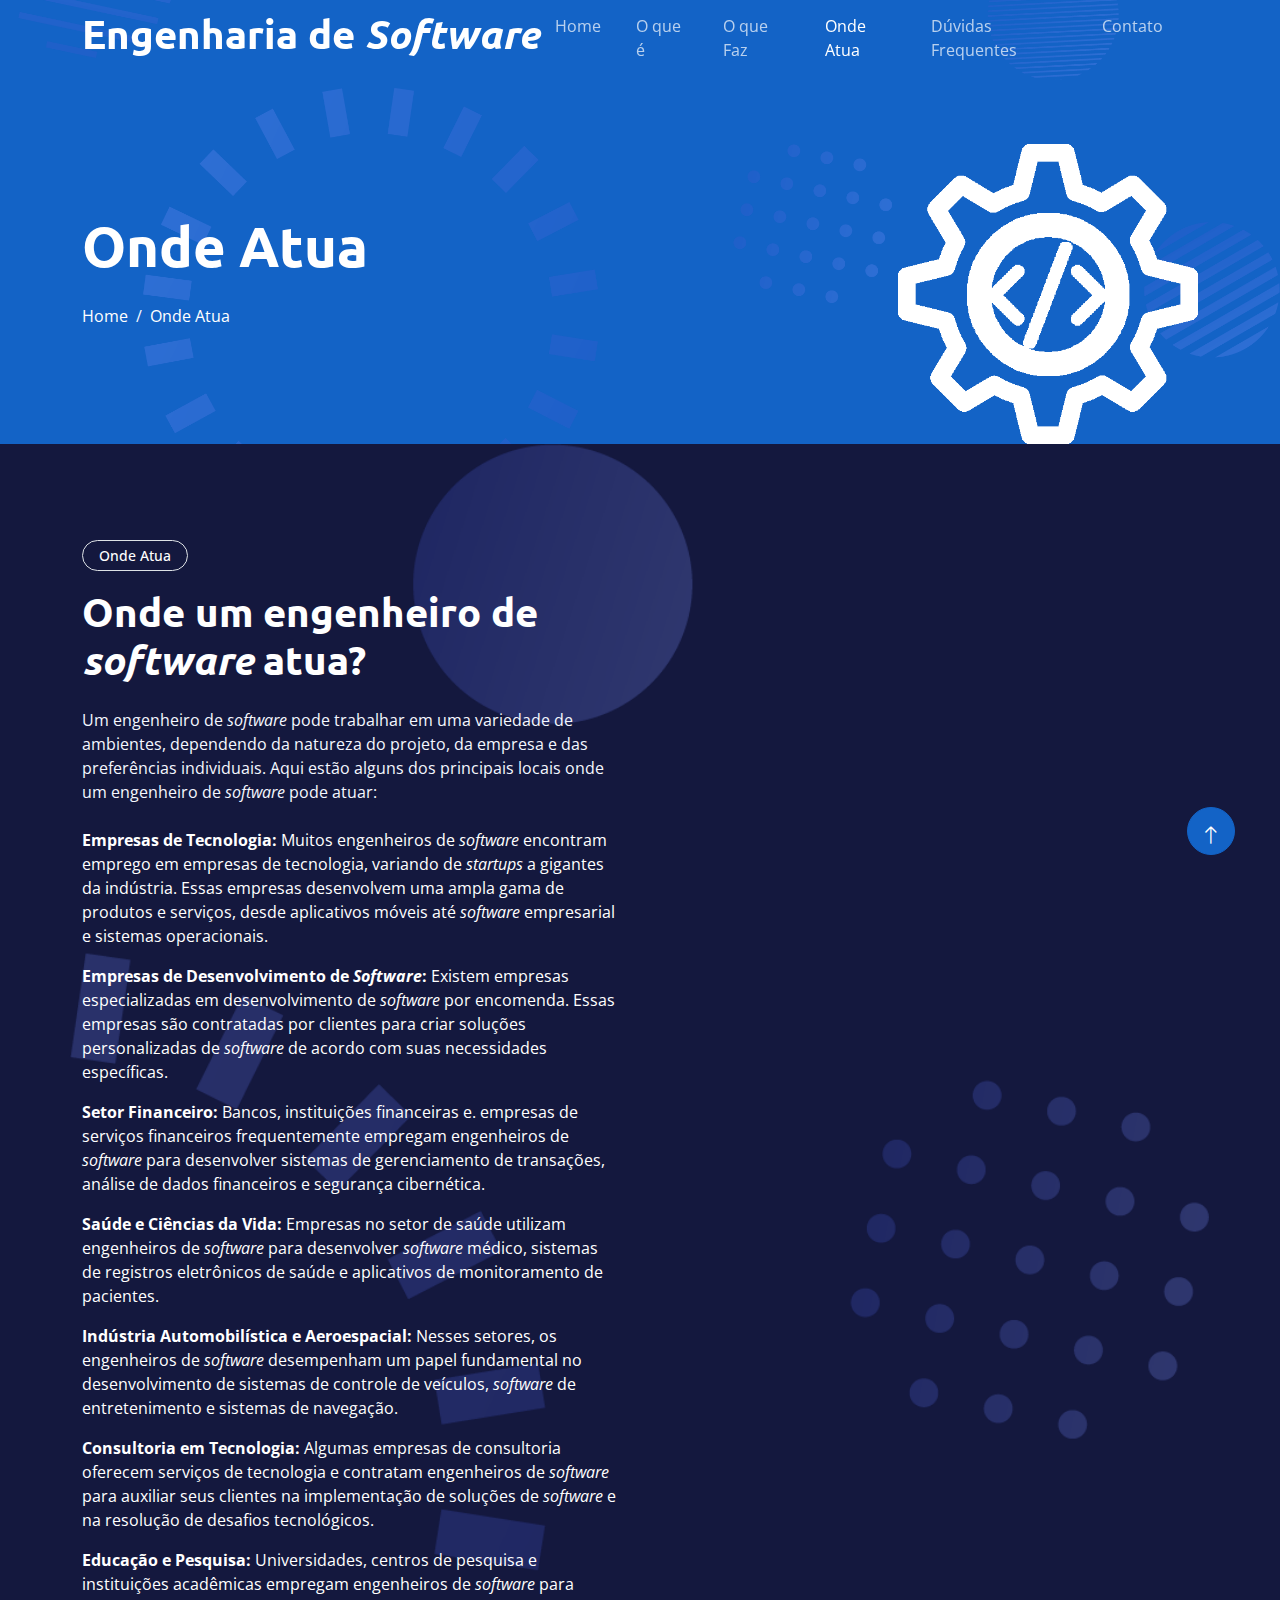
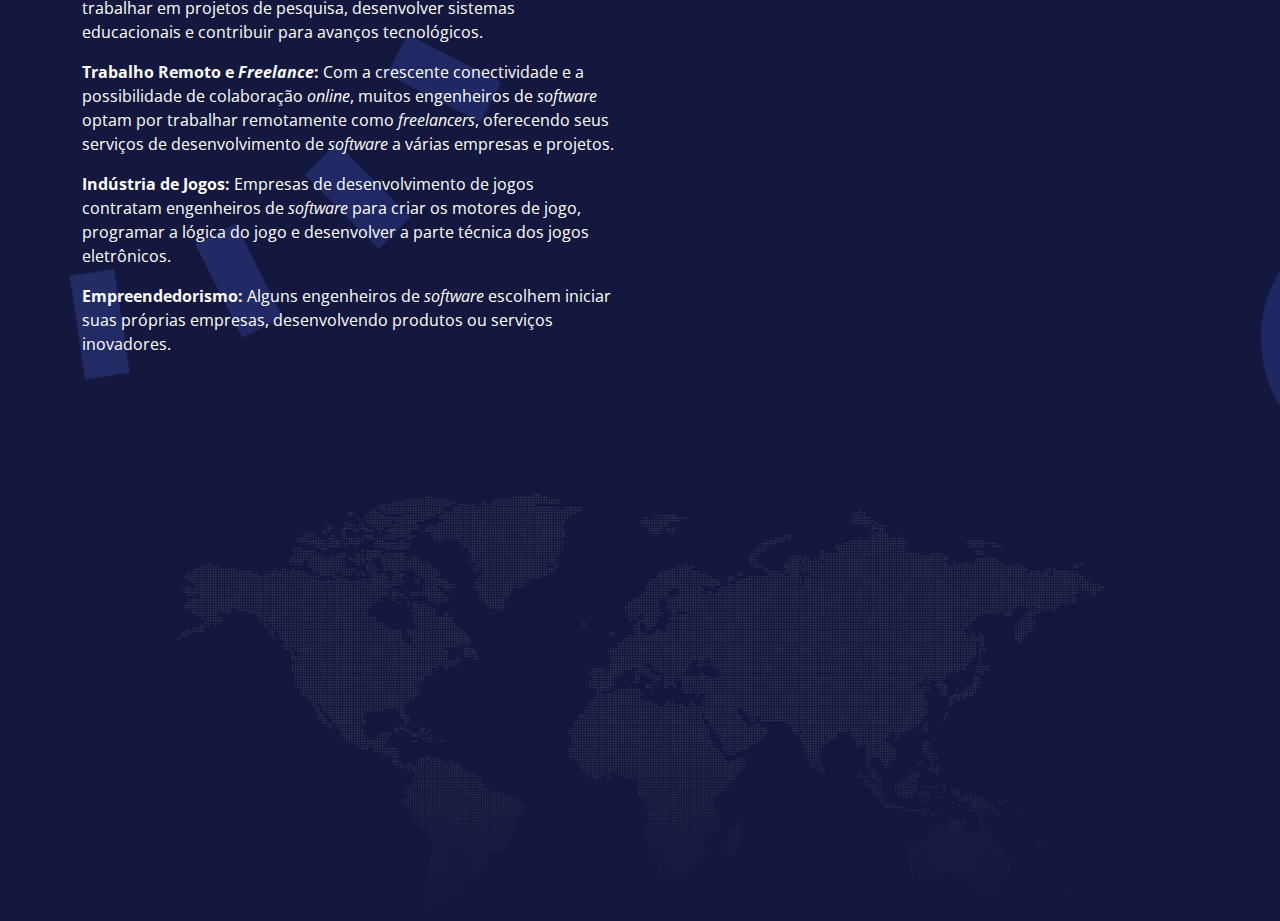
<file: feature.html>
<!DOCTYPE html>
<html lang="pt-br">
    <head>
        <meta charset="utf-8">
        <title>Onde Atua - Engenharia de Software</title>
        <meta content="width=device-width, initial-scale=1.0" name="viewport">
        <meta content="" name="keywords">
        <meta content="" name="description">

        <!-- Favicon -->
        <link href="img/logow.png" rel="icon">

        <!-- Google Web Fonts -->
        <link rel="preconnect" href="https://fonts.googleapis.com">
        <link rel="preconnect" href="https://fonts.gstatic.com" crossorigin>
        <link href="https://fonts.googleapis.com/css2?family=Open+Sans:wght@400;600&family=Ubuntu:wght@500;700&display=swap" rel="stylesheet">

        <!-- Icon Font Stylesheet -->
        <link href="https://cdnjs.cloudflare.com/ajax/libs/font-awesome/5.10.0/css/all.min.css" rel="stylesheet">
        <link href="https://cdn.jsdelivr.net/npm/bootstrap-icons@1.4.1/font/bootstrap-icons.css" rel="stylesheet">

        <!-- Libraries Stylesheet -->
        <link href="lib/animate/animate.min.css" rel="stylesheet">
        <link href="lib/owlcarousel/assets/owl.carousel.min.css" rel="stylesheet">

        <!-- Customized Bootstrap Stylesheet -->
        <link href="css/bootstrap.min.css" rel="stylesheet">

        <!-- Template Stylesheet -->
        <link href="css/style.css" rel="stylesheet">
    </head>
    <body>
        <!-- Spinner Start -->
        <div id="spinner"
            class="show bg-white position-fixed translate-middle w-100 vh-100 top-50 start-50 d-flex align-items-center justify-content-center">
            <div class="spinner-grow text-primary" style="width: 3rem; height: 3rem;" role="status">
                <span class="sr-only">Loading...</span>
            </div>
        </div>
        <!-- Spinner End -->

        <!-- Navbar Start -->
        <div class="container-fluid sticky-top">
            <div class="container">
                <nav class="navbar navbar-expand-lg navbar-dark p-0">
                    <a href="index.html" class="navbar-brand">
                        <h1 class="text-white">Engenharia de <i>Software</i></h1>
                    </a>
                    <button type="button" class="navbar-toggler ms-auto me-0" data-bs-toggle="collapse"
                        data-bs-target="#navbarCollapse">
                        <span class="navbar-toggler-icon"></span>
                    </button>
                    <div class="collapse navbar-collapse" id="navbarCollapse">
                        <div class="navbar-nav ms-auto">
                            <a href="index.html" class="nav-item nav-link">Home</a>
                            <a href="about.html" class="nav-item nav-link">O que é</a>
                            <a href="service.html" class="nav-item nav-link">O que Faz</a>
                            <a href="feature.html" class="nav-item nav-link active">Onde Atua</a>
                            <a href="faq.html" class="nav-item nav-link">Dúvidas Frequentes</a>
                            <a href="contact.html" class="nav-item nav-link">Contato</a>
                        </div>
                    </div>
                </nav>
            </div>
        </div>
        <!-- Navbar End -->

        <!-- Hero Start -->
        <div class="container-fluid pt-5 bg-primary hero-header">
            <div class="container pt-5">
                <div class="row g-5 pt-5">
                    <div class="col-lg-6 align-self-center text-center text-lg-start mb-lg-5">
                        <h1 class="display-4 text-white mb-4 animated slideInRight">Onde Atua</h1>
                        <nav aria-label="breadcrumb">
                            <ol class="breadcrumb justify-content-center justify-content-lg-start mb-0">
                                <li class="breadcrumb-item"><a class="text-white" href="index.html#ondeatua">Home</a></li>
                                <li class="breadcrumb-item text-white active" aria-current="page">Onde Atua</li>
                            </ol>
                        </nav>
                    </div>
                    <div class="col-lg-6 align-self-end text-center text-lg-end">
                        <img class="img-fluid" src="img/logow.png" alt="" style="max-height: 300px;">
                    </div>
                </div>
            </div>
        </div>
        <!-- Hero End -->

        <!-- Feature Start -->
        <div class="container-fluid bg-dark feature pt-5">
            <div class="container pt-5">
                <div class="row g-5">
                    <div class="col-lg-6 align-self-center mb-md-5 pb-md-5 wow fadeIn" data-wow-delay="0.3s">
                        <div class="btn btn-sm border rounded-pill text-white px-3 mb-3">Onde Atua</div>
                        <h1 class="text-white mb-4">Onde um engenheiro de <i>software</i> atua?</h1>
                        <p class="text-light mb-4">
                            Um engenheiro de <i>software</i> pode trabalhar em uma variedade de
                            ambientes, dependendo da natureza do projeto, da empresa e das
                            preferências individuais. Aqui estão alguns dos principais locais onde
                            um engenheiro de <i>software</i> pode atuar:
                        </p>
                        <div class="d-flex align-items-center text-white mb-3">
                            <span>
                                <b>Empresas de Tecnologia:</b> Muitos engenheiros de
                                <i>software</i> encontram emprego em empresas de tecnologia,
                                variando de <i>startups</i> a gigantes da indústria. Essas empresas
                                desenvolvem uma ampla gama de produtos e serviços, desde
                                aplicativos móveis até <i>software</i> empresarial e sistemas
                                operacionais.
                            </span>
                        </div>
                        <div class="d-flex align-items-center text-white mb-3">
                            <span>
                                <b>Empresas de Desenvolvimento de <i>Software</i>:</b> Existem
                                empresas especializadas em desenvolvimento de <i>software</i> por
                                encomenda. Essas empresas são contratadas por clientes para criar
                                soluções personalizadas de <i>software</i> de acordo com suas
                                necessidades específicas.
                            </span>
                        </div>
                        <div class="d-flex align-items-center text-white mb-3">
                            <span>
                                <b>Setor Financeiro:</b> Bancos, instituições financeiras e.
                                empresas de serviços financeiros frequentemente empregam
                                engenheiros de <i>software</i> para desenvolver sistemas de
                                gerenciamento de transações, análise de dados financeiros e
                                segurança cibernética.
                            </span>
                        </div>
                        <div class="d-flex align-items-center text-white mb-3">
                            <span>
                                <b>Saúde e Ciências da Vida:</b> Empresas no setor de saúde
                                utilizam engenheiros de <i>software</i> para desenvolver
                                <i>software</i> médico, sistemas de registros eletrônicos de saúde
                                e aplicativos de monitoramento de pacientes.
                            </span>
                        </div>
                        <div class="d-flex align-items-center text-white mb-3">
                            <span>
                                <b>Indústria Automobilística e Aeroespacial:</b> Nesses setores, os
                                engenheiros de <i>software</i> desempenham um papel fundamental no
                                desenvolvimento de sistemas de controle de veículos,
                                <i>software</i> de entretenimento e sistemas de navegação.
                            </span>
                        </div>
                        <div class="d-flex align-items-center text-white mb-3">
                            <span>
                                <b>Consultoria em Tecnologia:</b> Algumas empresas de consultoria
                                oferecem serviços de tecnologia e contratam engenheiros de
                                <i>software</i> para auxiliar seus clientes na implementação de
                                soluções de <i>software</i> e na resolução de desafios
                                tecnológicos.
                            </span>
                        </div>
                        <div class="d-flex align-items-center text-white mb-3">
                            <span>
                                <b>Educação e Pesquisa:</b> Universidades, centros de pesquisa e
                                instituições acadêmicas empregam engenheiros de <i>software</i>
                                para trabalhar em projetos de pesquisa, desenvolver sistemas
                                educacionais e contribuir para avanços tecnológicos.
                            </span>
                        </div>
                        <div class="d-flex align-items-center text-white mb-3">
                            <span>
                                <b>Trabalho Remoto e <i>Freelance</i>:</b> Com a crescente
                                conectividade e a possibilidade de colaboração <i>online</i>,
                                muitos engenheiros de <i>software</i> optam por trabalhar
                                remotamente como <i>freelancers</i>, oferecendo seus serviços de
                                desenvolvimento de <i>software</i> a várias empresas e projetos.
                            </span>
                        </div>
                        <div class="d-flex align-items-center text-white mb-3">
                            <span>
                                <b>Indústria de Jogos:</b> Empresas de desenvolvimento de jogos
                                contratam engenheiros de <i>software</i> para criar os motores de
                                jogo, programar a lógica do jogo e desenvolver a parte técnica dos
                                jogos eletrônicos.
                            </span>
                        </div>
                        <div class="d-flex align-items-center text-white mb-3">
                            <span>
                                <b>Empreendedorismo:</b> Alguns engenheiros de <i>software</i>
                                escolhem iniciar suas próprias empresas, desenvolvendo produtos ou
                                serviços inovadores.
                            </span>
                        </div>
                    </div>
                    <div class="col-lg-6 align-self-end text-center text-md-end wow fadeIn" data-wow-delay="0.5s">
                        <img class="img-fluid" src="img/30estacio08-eng-software.jpg" alt="">
                    </div>
                </div>
            </div>
        </div>
        <!-- Feature End -->

        <!-- Footer Start -->
        <div class="container-fluid bg-dark text-white-50 footer pt-5">
            <div class="container py-5">
                <div class="row g-5">
                    <div class="col-md-6 col-lg-3 wow fadeIn" data-wow-delay="0.1s">
                        <a href="index.html" class="d-inline-block mb-3">
                            <h1 class="text-white">Engenharia de <i>Software</i></h1>
                        </a>
                        <p class="mb-0">
                            Confira os nossos meios de contato para mais experiências!
                        </p>
                    </div>
                    <div class="col-md-6 col-lg-3 wow fadeIn" data-wow-delay="0.3s">
                        <h5 class="text-white mb-4">Entrar em contato</h5>
                        <p><i class="fa fa-map-marker-alt me-3"></i>São Paulo, SP, Brasil</p>
                        <p><i class="fa fa-phone-alt me-3"></i>+55 19 xxxxx-xxxx</p>
                        <p><i class="fa fa-envelope me-3"></i>ju@etec.sp.gov.br</p>
                        <div class="d-flex pt-2">
                            <a class="btn btn-outline-light btn-social" href=""><i class="fab fa-twitter"></i></a>
                            <a class="btn btn-outline-light btn-social" href=""><i class="fab fa-facebook-f"></i></a>
                            <a class="btn btn-outline-light btn-social" href=""><i class="fab fa-youtube"></i></a>
                            <a class="btn btn-outline-light btn-social" href=""><i class="fab fa-instagram"></i></a>
                            <a class="btn btn-outline-light btn-social" href=""><i class="fab fa-linkedin-in"></i></a>
                        </div>
                    </div>
                    <div class="col-md-6 col-lg-3 wow fadeIn" data-wow-delay="0.5s">
                        <h5 class="text-white mb-4">Do mesmo desenvolvedor</h5>
                        <a class="btn btn-link" href="https://juapenas.github.io/engenharia-software/">Sistema Operacional</a>
                    </div>
                </div>
            </div>
            <div class="container wow fadeIn" data-wow-delay="0.1s">
                <div class="copyright">
                    <div class="row">
                        <div class="col-md-6 text-center text-md-start mb-3 mb-md-0">
                            <a class="border-bottom">
                                <center>Juliana Silva 2023 - &copyTodos os direitos reservados</center>
                            </a>>
                        </div>
                        <div class="col-md-6 text-center text-md-end">
                            <div class="footer-menu">
                                <a href="index.html">Home</a>
                                <a href="faq.html">FAQs</a>
                            </div>
                        </div>
                    </div>
                </div>
            </div>
        </div>
        <!-- Footer End -->

        <!-- Back to Top -->
        <a href="#" class="btn btn-lg btn-primary btn-lg-square back-to-top pt-2"><i class="bi bi-arrow-up"></i></a>

        <!-- JavaScript Libraries -->
        <script src="https://ajax.googleapis.com/ajax/libs/jquery/3.6.1/jquery.min.js"></script>
        <script src="https://cdn.jsdelivr.net/npm/bootstrap@5.0.0/dist/js/bootstrap.bundle.min.js"></script>
        <script src="lib/wow/wow.min.js"></script>
        <script src="lib/easing/easing.min.js"></script>
        <script src="lib/waypoints/waypoints.min.js"></script>
        <script src="lib/counterup/counterup.min.js"></script>
        <script src="lib/owlcarousel/owl.carousel.min.js"></script>

        <!-- Template Javascript -->
        <script src="js/main.js"></script>
    </body>
</html>
</file>
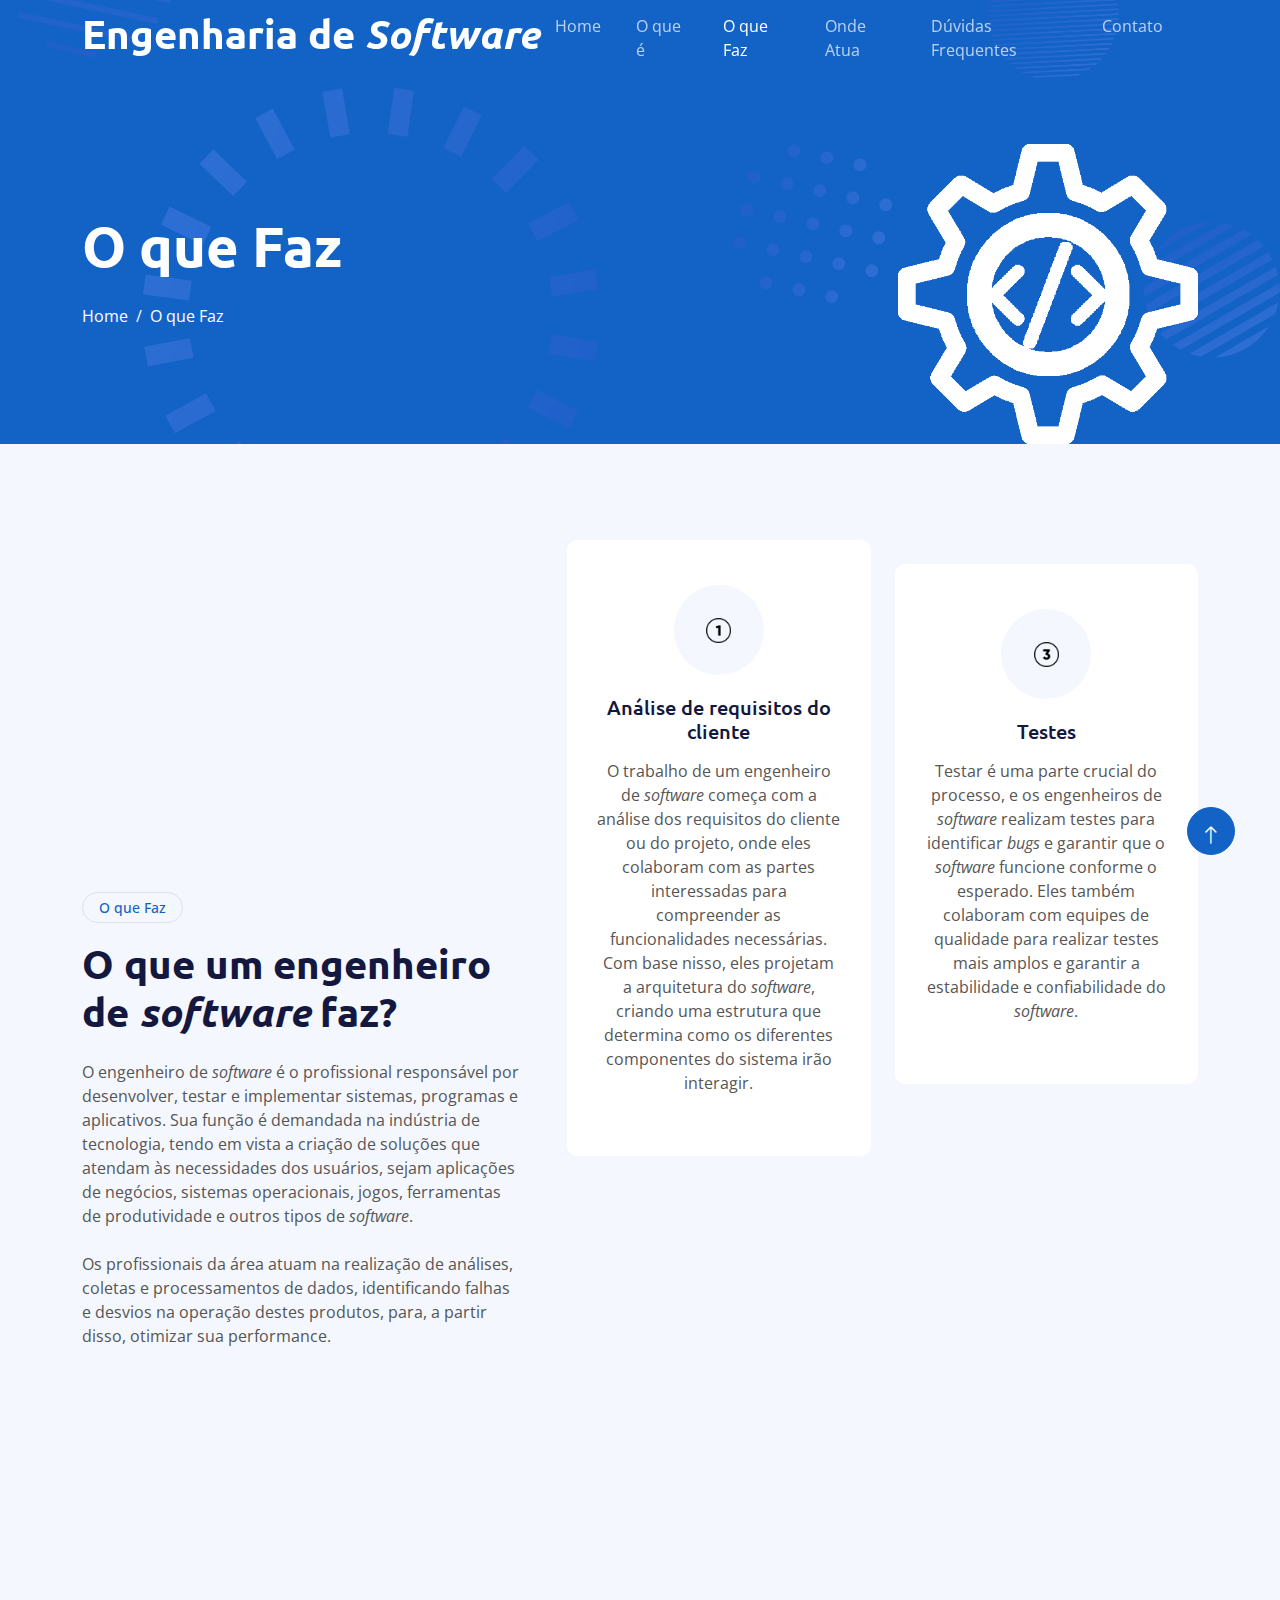
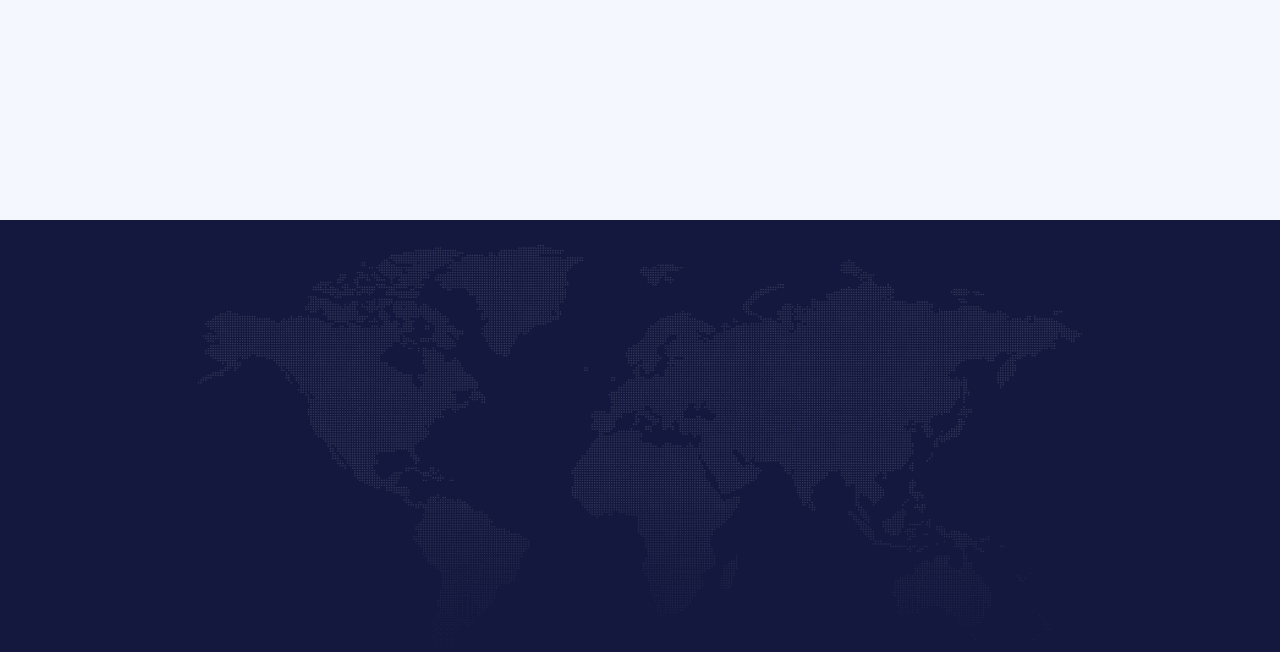
<file: service.html>
<!DOCTYPE html>
<html lang="pt-br">
    <head>
        <meta charset="utf-8">
        <title>O que Faz - Engenharia de Software</title>
        <meta content="width=device-width, initial-scale=1.0" name="viewport">
        <meta content="" name="keywords">
        <meta content="" name="description">

        <!-- Favicon -->
        <link href="img/logow.png" rel="icon">

        <!-- Google Web Fonts -->
        <link rel="preconnect" href="https://fonts.googleapis.com">
        <link rel="preconnect" href="https://fonts.gstatic.com" crossorigin>
        <link href="https://fonts.googleapis.com/css2?family=Open+Sans:wght@400;600&family=Ubuntu:wght@500;700&display=swap" rel="stylesheet">

        <!-- Icon Font Stylesheet -->
        <link href="https://cdnjs.cloudflare.com/ajax/libs/font-awesome/5.10.0/css/all.min.css" rel="stylesheet">
        <link href="https://cdn.jsdelivr.net/npm/bootstrap-icons@1.4.1/font/bootstrap-icons.css" rel="stylesheet">

        <!-- Libraries Stylesheet -->
        <link href="lib/animate/animate.min.css" rel="stylesheet">
        <link href="lib/owlcarousel/assets/owl.carousel.min.css" rel="stylesheet">

        <!-- Customized Bootstrap Stylesheet -->
        <link href="css/bootstrap.min.css" rel="stylesheet">

        <!-- Template Stylesheet -->
        <link href="css/style.css" rel="stylesheet">
    </head>
    <body>
        <!-- Spinner Start -->
        <div id="spinner"
            class="show bg-white position-fixed translate-middle w-100 vh-100 top-50 start-50 d-flex align-items-center justify-content-center">
            <div class="spinner-grow text-primary" style="width: 3rem; height: 3rem;" role="status">
                <span class="sr-only">Loading...</span>
            </div>
        </div>
        <!-- Spinner End -->

        <!-- Navbar Start -->
        <div class="container-fluid sticky-top">
            <div class="container">
                <nav class="navbar navbar-expand-lg navbar-dark p-0">
                    <a href="index.html" class="navbar-brand">
                        <h1 class="text-white">Engenharia de <i>Software</i></h1>
                    </a>
                    <button type="button" class="navbar-toggler ms-auto me-0" data-bs-toggle="collapse"
                        data-bs-target="#navbarCollapse">
                        <span class="navbar-toggler-icon"></span>
                    </button>
                    <div class="collapse navbar-collapse" id="navbarCollapse">
                        <div class="navbar-nav ms-auto">
                            <a href="index.html" class="nav-item nav-link">Home</a>
                            <a href="about.html" class="nav-item nav-link">O que é</a>
                            <a href="service.html" class="nav-item nav-link active">O que Faz</a>
                            <a href="feature.html" class="nav-item nav-link">Onde Atua</a>
                            <a href="faq.html" class="nav-item nav-link">Dúvidas Frequentes</a>
                            <a href="contact.html" class="nav-item nav-link">Contato</a>
                        </div>
                    </div>
                </nav>
            </div>
        </div>
        <!-- Navbar End -->

        <!-- Hero Start -->
        <div class="container-fluid pt-5 bg-primary hero-header">
            <div class="container pt-5">
                <div class="row g-5 pt-5">
                    <div class="col-lg-6 align-self-center text-center text-lg-start mb-lg-5">
                        <h1 class="display-4 text-white mb-4 animated slideInRight">O que Faz</h1>
                        <nav aria-label="breadcrumb">
                            <ol class="breadcrumb justify-content-center justify-content-lg-start mb-0">
                                <li class="breadcrumb-item"><a class="text-white" href="index.html#oquefaz">Home</a></li>
                                <li class="breadcrumb-item text-white active" aria-current="page">O que Faz</li>
                            </ol>
                        </nav>
                    </div>
                    <div class="col-lg-6 align-self-end text-center text-lg-end">
                        <img class="img-fluid" src="img/logow.png" alt="" style="max-height: 300px;">
                    </div>
                </div>
            </div>
        </div>
        <!-- Hero End -->

        <!-- Service Start -->
        <div class="container-fluid bg-light py-5">
            <div class="container py-5">
                <div class="row g-5 align-items-center">
                    <div class="col-lg-5 wow fadeIn" data-wow-delay="0.1s">
                        <div class="btn btn-sm border rounded-pill text-primary px-3 mb-3">O que Faz</div>
                        <h1 class="mb-4">O que um engenheiro de <i>software</i> faz?</h1>
                        <p class="mb-4">
                            O engenheiro de <i>software</i> é o profissional responsável por
                            desenvolver, testar e implementar sistemas, programas e aplicativos.
                            Sua função é demandada na indústria de tecnologia, tendo em vista a
                            criação de soluções que atendam às necessidades dos usuários, sejam
                            aplicações de negócios, sistemas operacionais, jogos, ferramentas de
                            produtividade e outros tipos de <i>software</i>.
                        </p>
                        <p class="mb-4">
                            Os profissionais da área atuam na realização de análises, coletas e
                            processamentos de dados, identificando falhas e desvios na operação
                            destes produtos, para, a partir disso, otimizar sua performance.
                        </p>
                    </div>
                    <div class="col-lg-7">
                        <div class="row g-4">
                            <div class="col-md-6">
                                <div class="row g-4">
                                    <div class="col-12 wow fadeIn" data-wow-delay="0.1s">
                                        <div class="service-item d-flex flex-column justify-content-center text-center rounded">
                                            <div class="service-icon btn-square">
                                                <img src="img/numero-1.png" width="25px" height="25px">
                                            </div>
                                            <h5 class="mb-3">Análise de requisitos do cliente</h5>
                                            <p>
                                                O trabalho de um engenheiro de <i>software</i>
                                                começa com a análise dos requisitos do cliente ou
                                                do projeto, onde eles colaboram com as partes
                                                interessadas para compreender as funcionalidades
                                                necessárias. Com base nisso, eles projetam a
                                                arquitetura do <i>software</i>, criando uma
                                                estrutura que determina como os diferentes
                                                componentes do sistema irão interagir.
                                            </p>
                                        </div>
                                    </div>
                                    <div class="col-12 wow fadeIn" data-wow-delay="0.5s">
                                        <div class="service-item d-flex flex-column justify-content-center text-center rounded">
                                            <div class="service-icon btn-square">
                                                <img src="img/numero-2.png" width="25px" height="25px">
                                            </div>
                                            <h5 class="mb-3">Programação</h5>
                                            <p>
                                                Após a fase de <i>design</i>, os engenheiros de
                                                <i>software</i> escrevem o código usando diferentes
                                                linguagens de programação, seguindo as melhores
                                                práticas de codificação e padrões de
                                                desenvolvimento. Eles criam algoritmos eficientes
                                                para resolver problemas específicos e implementam
                                                recursos de acordo com as especificações.
                                            </p>
                                        </div>
                                    </div>
                                </div>
                            </div>
                            <div class="col-md-6 pt-md-4">
                                <div class="row g-4">
                                    <div class="col-12 wow fadeIn" data-wow-delay="0.3s">
                                        <div class="service-item d-flex flex-column justify-content-center text-center rounded">
                                            <div class="service-icon btn-square">
                                                <img src="img/numero-3.png" width="25px" height="25px">
                                            </div>
                                            <h5 class="mb-3">Testes</h5>
                                            <p>
                                                Testar é uma parte crucial do processo, e os
                                                engenheiros de <i>software</i> realizam testes para
                                                identificar <i>bugs</i> e garantir que o
                                                <i>software</i> funcione conforme o esperado. Eles
                                                também colaboram com equipes de qualidade para
                                                realizar testes mais amplos e garantir a
                                                estabilidade e confiabilidade do <i>software</i>.
                                            </p>
                                        </div>
                                    </div>
                                    <div class="col-12 wow fadeIn" data-wow-delay="0.7s">
                                        <div class="service-item d-flex flex-column justify-content-center text-center rounded">
                                            <div class="service-icon btn-square">
                                                <img src="img/numero-4.png" width="25px" height="25px">
                                            </div>
                                            <h5 class="mb-3">Manutenção contínua</h5>
                                            <p>
                                                Além disso, a manutenção contínua é uma
                                                responsabilidade dos engenheiros de
                                                <i>software</i>. Eles fazem atualizações, corrigem
                                                <i>bugs</i> e implementam melhorias à medida que o
                                                <i>software</i> evolui e as necessidades dos
                                                usuários mudam.
                                            </p>
                                        </div>
                                    </div>
                                </div>
                            </div>
                        </div>
                    </div>
                </div>
            </div>
        </div>
        <!-- Service End -->

        <!-- Footer Start -->
        <div class="container-fluid bg-dark text-white-50 footer pt-5">
            <div class="container py-5">
                <div class="row g-5">
                    <div class="col-md-6 col-lg-3 wow fadeIn" data-wow-delay="0.1s">
                        <a href="index.html" class="d-inline-block mb-3">
                            <h1 class="text-white">Engenharia de <i>Software</i></h1>
                        </a>
                        <p class="mb-0">
                            Confira os nossos meios de contato para mais experiências!
                        </p>
                    </div>
                    <div class="col-md-6 col-lg-3 wow fadeIn" data-wow-delay="0.3s">
                        <h5 class="text-white mb-4">Entrar em contato</h5>
                        <p><i class="fa fa-map-marker-alt me-3"></i>São Paulo, SP, Brasil</p>
                        <p><i class="fa fa-phone-alt me-3"></i>+55 19 xxxxx-xxxx</p>
                        <p><i class="fa fa-envelope me-3"></i>ju@etec.sp.gov.br</p>
                        <div class="d-flex pt-2">
                            <a class="btn btn-outline-light btn-social" href=""><i class="fab fa-twitter"></i></a>
                            <a class="btn btn-outline-light btn-social" href=""><i class="fab fa-facebook-f"></i></a>
                            <a class="btn btn-outline-light btn-social" href=""><i class="fab fa-youtube"></i></a>
                            <a class="btn btn-outline-light btn-social" href=""><i class="fab fa-instagram"></i></a>
                            <a class="btn btn-outline-light btn-social" href=""><i class="fab fa-linkedin-in"></i></a>
                        </div>
                    </div>
                    <div class="col-md-6 col-lg-3 wow fadeIn" data-wow-delay="0.5s">
                        <h5 class="text-white mb-4">Do mesmo desenvolvedor</h5>
                        <a class="btn btn-link" href="https://juapenas.github.io/engenharia-software/">Sistema Operacional</a>
                    </div>
                </div>
            </div>
            <div class="container wow fadeIn" data-wow-delay="0.1s">
                <div class="copyright">
                    <div class="row">
                        <div class="col-md-6 text-center text-md-start mb-3 mb-md-0">
                            <a class="border-bottom">
                                <center>Juliana Silva 2023 - &copyTodos os direitos reservados</center>
                            </a>
                        </div>
                        <div class="col-md-6 text-center text-md-end">
                            <div class="footer-menu">
                                <a href="index.html">Home</a>
                                <a href="faq.html">FAQs</a>
                            </div>
                        </div>
                    </div>
                </div>
            </div>
        </div>
        <!-- Footer End -->

        <!-- Back to Top -->
        <a href="#" class="btn btn-lg btn-primary btn-lg-square back-to-top pt-2"><i class="bi bi-arrow-up"></i></a>

        <!-- JavaScript Libraries -->
        <script src="https://ajax.googleapis.com/ajax/libs/jquery/3.6.1/jquery.min.js"></script>
        <script src="https://cdn.jsdelivr.net/npm/bootstrap@5.0.0/dist/js/bootstrap.bundle.min.js"></script>
        <script src="lib/wow/wow.min.js"></script>
        <script src="lib/easing/easing.min.js"></script>
        <script src="lib/waypoints/waypoints.min.js"></script>
        <script src="lib/counterup/counterup.min.js"></script>
        <script src="lib/owlcarousel/owl.carousel.min.js"></script>

        <!-- Template Javascript -->
        <script src="js/main.js"></script>
    </body>
</html>
</file>
<file: css/style.css>
/********** Template CSS **********/
:root {
    --primary: #1363C6;
    --secondary: #15ACE1;
    --light: #F4F7FE;
    --dark: #14183E;
}


/*** Spinner ***/
#spinner {
    opacity: 0;
    visibility: hidden;
    transition: opacity .5s ease-out, visibility 0s linear .5s;
    z-index: 99999;
}

#spinner.show {
    transition: opacity .5s ease-out, visibility 0s linear 0s;
    visibility: visible;
    opacity: 1;
}

.back-to-top {
    position: fixed;
    display: none;
    right: 45px;
    bottom: 45px;
    z-index: 99;
}


/*** Heading ***/
h1,
h2,
h3,
.fw-bold {
    font-weight: 700 !important;
}

h4,
h5,
h6,
.fw-medium {
    font-weight: 500 !important;
}


/*** Button ***/
.btn {
    font-weight: 500;
    transition: .5s;
}

.btn-square {
    width: 38px;
    height: 38px;
}

.btn-sm-square {
    width: 32px;
    height: 32px;
}

.btn-lg-square {
    width: 48px;
    height: 48px;
}

.btn-square,
.btn-sm-square,
.btn-lg-square {
    padding: 0;
    display: flex;
    align-items: center;
    justify-content: center;
    font-weight: normal;
    border-radius: 50px;
}


/*** Navbar ***/
.sticky-top {
    top: -150px;
    transition: .5s;
}

.navbar {
    padding: 11px 0 !important;
    height: 75px;
}

.navbar .navbar-nav .nav-link {
    margin-right: 35px;
    padding: 0;
    color: rgba(255, 255, 255, .7);
    outline: none;
}

.navbar .navbar-nav .nav-link:hover,
.navbar .navbar-nav .nav-link.active {
    color: rgba(255, 255, 255, 1);
}

.navbar .dropdown-toggle::after {
    border: none;
    content: "\f107";
    font-family: "Font Awesome 5 Free";
    font-weight: 900;
    vertical-align: middle;
    margin-left: 8px;
}

@media (max-width: 991.98px) {
    .navbar .navbar-nav {
        padding: 0 15px;
        background: var(--primary);
    }

    .navbar .navbar-nav .nav-link  {
        margin-right: 0;
        padding: 10px 0;
    }
}

@media (min-width: 992px) {
    .navbar .nav-item .dropdown-menu {
        display: block;
        border: none;
        margin-top: 0;
        top: 150%;
        opacity: 0;
        visibility: hidden;
        transition: .5s;
    }

    .navbar .nav-item:hover .dropdown-menu {
        top: 100%;
        visibility: visible;
        transition: .5s;
        opacity: 1;
    }
}


/*** Hero Header ***/
.hero-header {
    margin-top: -75px;
    background: url(../img/bg-hero.png) center center no-repeat;
    background-size: cover;
}

.hero-header .breadcrumb-item+.breadcrumb-item::before {
    color: var(--light);
}


/*** Section Title ***/
.section-title::before {
    position: absolute;
    content: "";
    width: 45px;
    height: 4px;
    bottom: 0;
    left: 0;
    background: var(--dark);
}

.section-title::after {
    position: absolute;
    content: "";
    width: 4px;
    height: 4px;
    bottom: 0;
    left: 50px;
    background: var(--dark);
}

.section-title.text-center::before {
    left: 50%;
    margin-left: -25px;
}

.section-title.text-center::after {
    left: 50%;
    margin-left: 25px;
}

.section-title h6::before,
.section-title h6::after {
    position: absolute;
    content: "";
    width: 10px;
    height: 10px;
    top: 2px;
    left: 0;
    background: rgba(33, 66, 177, .5);
}

.section-title h6::after {
    top: 5px;
    left: 3px;
}


/*** About ***/
.about-img {
    position: relative;
    overflow: hidden;
}

.about-img::after {
    position: absolute;
    content: "";
    width: 100%;
    height: 100%;
    top: 0;
    left: 0;
    background: url(../img/bg-about-img.png) top left no-repeat;
    background-size: contain;
}


/*** Service ***/
.service-item {
    position: relative;
    padding: 45px 30px;
    background: #FFFFFF;
    transition: .5s;
}

.service-item:hover {
    background: var(--primary);
}

.service-item .service-icon {
    margin: 0 auto 20px auto;
    width: 90px;
    height: 90px;
    color: var(--primary);
    background: var(--light);
    transition: .5s;
}

.service-item:hover .service-icon {
    background: #FFFFFF;
}

.service-item h5,
.service-item p {
    transition: .5s;
}

.service-item:hover h5,
.service-item:hover p {
    color: #FFFFFF;
}

.service-item a.btn {
    position: relative;
    display: flex;
    color: var(--primary);
    transition: .5s;
    z-index: 1;
}

.service-item:hover a.btn {
    color: var(--primary);
}

.service-item a.btn::before {
    position: absolute;
    content: "";
    width: 35px;
    height: 35px;
    top: 0;
    left: 0;
    border-radius: 35px;
    background: var(--light);
    transition: .5s;
    z-index: -1;
}

.service-item:hover a.btn::before {
    width: 100%;
    background: var(--light);
}


/*** Feature ***/
.feature {
    background: url(../img/bg-hero.png) center center no-repeat;
    background-size: cover;
}


/*** Newsletter ***/
.newsletter {
    background: url(../img/bg-hero.png) center center no-repeat;
    background-size: cover;
}

@media (min-width: 992px) {
    .newsletter .container {
        max-width: 100% !important;
    }

    .newsletter .newsletter-text  {
        padding-right: calc(((100% - 960px) / 2) + .75rem);
    }
}

@media (min-width: 1200px) {
    .newsletter .newsletter-text  {
        padding-right: calc(((100% - 1140px) / 2) + .75rem);
    }
}

@media (min-width: 1400px) {
    .newsletter .newsletter-text  {
        padding-right: calc(((100% - 1320px) / 2) + .75rem);
    }
}


/*** Case Study ***/
.case-item img {
    transition: .5s;
}
  
.case-item:hover img {
    transform: scale(1.2);
}
  
.case-overlay {
    position: absolute;
    padding: 30px;
    width: 100%;
    height: 100%;
    top: 0;
    left: 0;
    display: flex;
    flex-direction: column;
    align-items: flex-start;
    justify-content: flex-end;
    background: linear-gradient(rgba(20, 24, 62, 0), var(--dark));
    z-index: 1;
}

.case-overlay small {
    display: inline-block;
    padding: 3px 15px;
    color: #FFFFFF;
    background: rgba(20, 24, 62, .7);
    border-radius: 25px;
    margin-bottom: 15px;
}

.case-overlay span.btn:hover {
    color: var(--primary);
    background: #FFFFFF;
    border-color: #FFFFFF;
}


/*** FAQs ***/
.accordion .accordion-item {
    border: none;
    margin-bottom: 15px;
}

.accordion .accordion-button {
    background: var(--light);
    border-radius: 2px;
}

.accordion .accordion-button:not(.collapsed) {
    color: #FFFFFF;
    background: var(--primary);
    box-shadow: none;
}

.accordion .accordion-button:not(.collapsed)::after {
    background-image: url("data:image/svg+xml,%3csvg xmlns='http://www.w3.org/2000/svg' viewBox='0 0 16 16' fill='%23fff'%3e%3cpath fill-rule='evenodd' d='M1.646 4.646a.5.5 0 0 1 .708 0L8 10.293l5.646-5.647a.5.5 0 0 1 .708.708l-6 6a.5.5 0 0 1-.708 0l-6-6a.5.5 0 0 1 0-.708z'/%3e%3c/svg%3e");
}

.accordion .accordion-body {
    padding: 15px 0 0 0;
}


/*** Testimonial ***/
.testimonial-carousel {
    position: relative;
}

.testimonial-carousel .owl-nav {
    position: absolute;
    width: 40px;
    height: 100%;
    top: calc(50% - 50px);
    left: -21px;
    display: flex;
    flex-direction: column;
    align-items: center;
}

.testimonial-carousel .owl-nav .owl-prev,
.testimonial-carousel .owl-nav .owl-next {
    margin: 5px 0;
    width: 40px;
    height: 40px;
    display: flex;
    align-items: center;
    justify-content: center;
    color: var(--primary);
    background: #FFFFFF;
    border: 1px solid var(--primary);
    border-radius: 40px;
    font-size: 18px;
    transition: .5s;
}

.testimonial-carousel .owl-nav .owl-prev:hover,
.testimonial-carousel .owl-nav .owl-next:hover {
    background: var(--primary);
    color: #FFFFFF;
}

.testimonial-carousel .owl-dots {
    margin-top: 35px;
    margin-left: 3rem;
}

.testimonial-carousel .owl-dot {
    position: relative;
    display: inline-block;
    margin-right: 10px;
    width: 15px;
    height: 15px;
    background: #FFFFFF;
    border: 1px solid var(--primary);
    border-radius: 15px;
    transition: .5s;
}

.testimonial-carousel .owl-dot.active {
    width: 30px;
    background: var(--primary);
}


/*** Team ***/
.team-item {
    transition: .5s;
    border: 1px solid transparent;
    transition: .5s;
}

.team-item:hover {

    border-color: var(--primary);
}


/*** Footer ***/
.footer {
    background: url(../img/footer.png) center center no-repeat;
    background-size: contain;
}

.footer .btn.btn-social {
    margin-right: 5px;
    width: 40px;
    height: 40px;
    display: flex;
    align-items: center;
    justify-content: center;
    color: rgba(255,255,255,.5);
    border: 1px solid rgba(256, 256, 256, .1);
    border-radius: 40px;
    transition: .3s;
}

.footer .btn.btn-social:hover {
    color: var(--primary);
}

.footer .btn.btn-link {
    display: block;
    margin-bottom: 10px;
    padding: 0;
    text-align: left;
    color: rgba(255,255,255,.5);
    font-weight: normal;
    transition: .3s;
}

.footer .btn.btn-link:hover {
    color: #FFFFFF;
}

.footer .btn.btn-link::before {
    position: relative;
    content: "\f105";
    font-family: "Font Awesome 5 Free";
    font-weight: 900;
    margin-right: 10px;
}

.footer .btn.btn-link:hover {
    letter-spacing: 1px;
    box-shadow: none;
}

.footer .copyright {
    padding: 25px 0;
    font-size: 14px;
    border-top: 1px solid rgba(256, 256, 256, .1);
}

.footer .copyright a {
    color: rgba(255,255,255,.5);
}

.footer .copyright a:hover {
    color: #FFFFFF;
}

.footer .footer-menu a {
    margin-right: 15px;
    padding-right: 15px;
    border-right: 1px solid rgba(255, 255, 255, .1);
}

.footer .footer-menu a:last-child {
    margin-right: 0;
    padding-right: 0;
    border-right: none;
}

.boxred{
    width: 400px;
    height: 300px;
    border: none;
    margin: auto;
    padding: 50px;
    justify-content: center;
    transition-duration: 1s;
    float: center;
    margin-top: 200px;
    transition-duration: 1s;
}

.boxred:hover{
    transform: scale(1.1);
    transition-duration: 1s;
}
</file>
